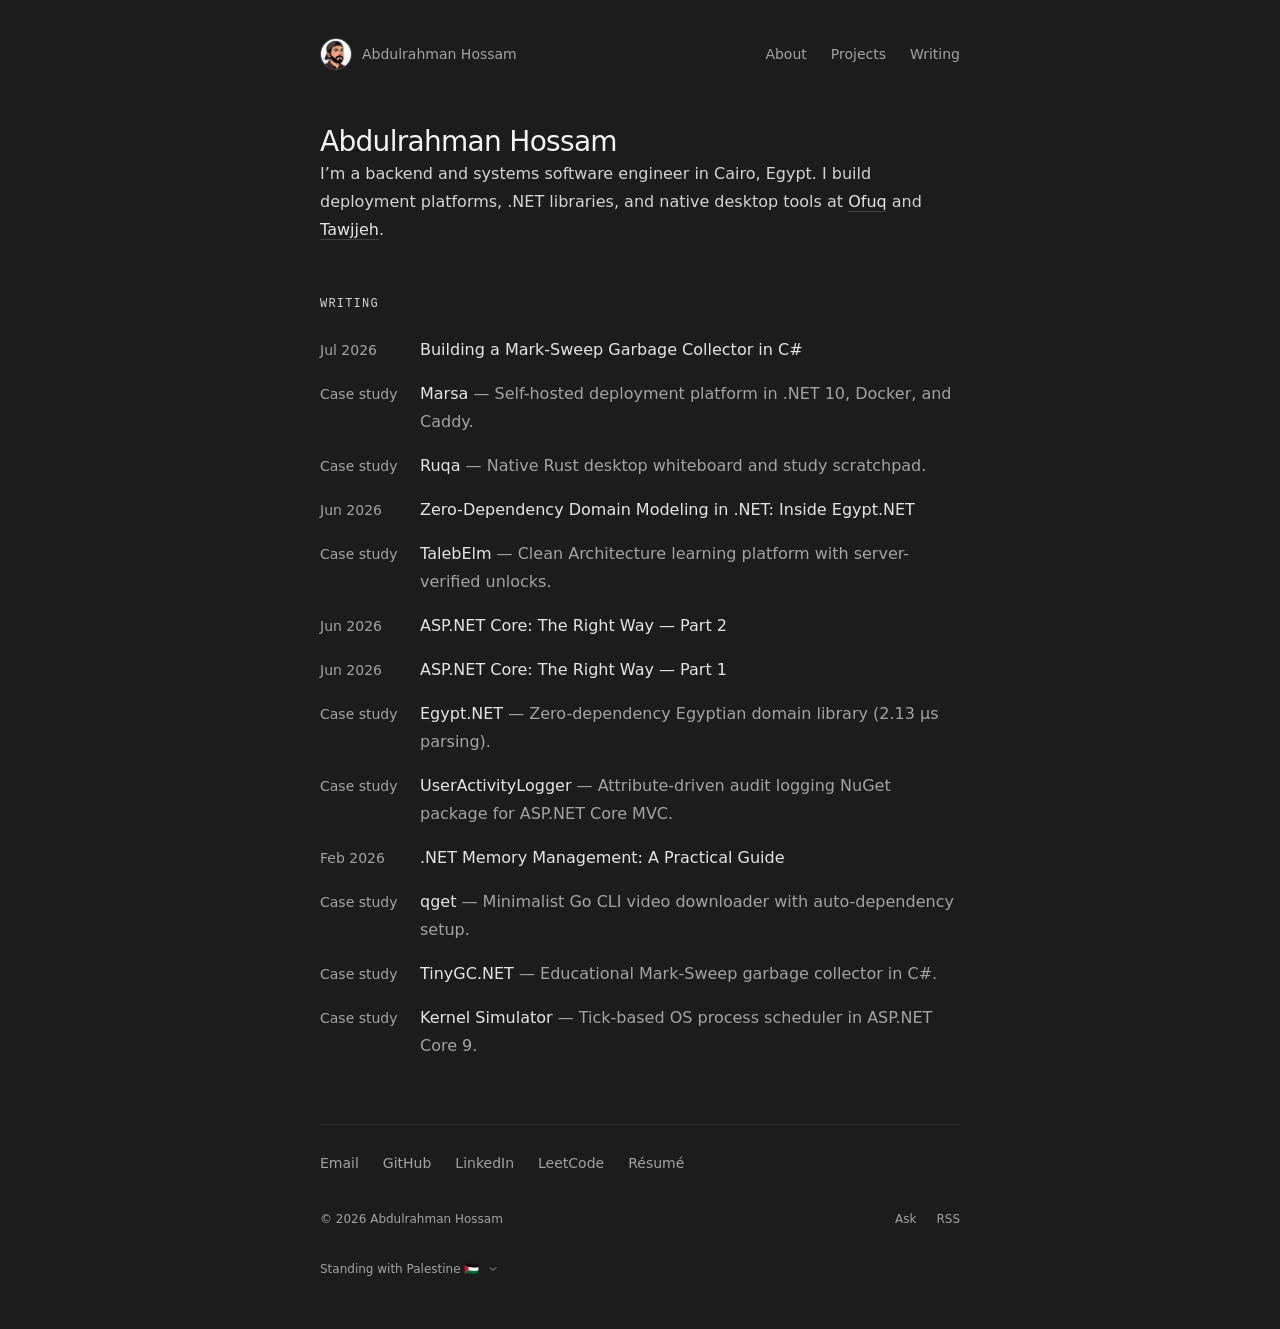
<file: index.html>
<!DOCTYPE html>
<html lang="en">

<head>
    <meta charset="UTF-8">
    <meta name="viewport" content="width=device-width, initial-scale=1.0">
    <!-- TODO(security): GitHub Pages static hosting does not support custom HTTP headers (X-Frame-Options / frame-ancestors); enforced meta CSP for script-src/object-src/base-uri. -->
    <meta http-equiv="Content-Security-Policy"
        content="default-src 'self'; script-src 'self'; style-src 'self' https://fonts.googleapis.com; font-src https://fonts.gstatic.com; img-src 'self' data:; object-src 'none'; base-uri 'self'; form-action 'self' mailto:;">
    <meta name="referrer" content="strict-origin-when-cross-origin">
    <meta name="theme-color" content="#1c1c1c">
    <meta name="color-scheme" content="dark">
    <meta name="description"
        content="Abdulrahman Hossam — Backend and systems software engineer in Cairo building deployment platforms, .NET libraries, and native tools.">
    <link rel="icon"
        href="data:image/svg+xml,<svg xmlns='http://www.w3.org/2000/svg' viewBox='0 0 100 100'><rect fill='%231c1c1c' width='100' height='100' rx='16'/><text x='50' y='64' font-family='monospace' font-size='42' font-weight='600' fill='%23f5f5f5' text-anchor='middle'>AH</text></svg>"
        type="image/svg+xml">
    <link rel="alternate" type="application/rss+xml" title="Abdulrahman Hossam — Writing" href="rss.xml">
    <title>Abdulrahman Hossam | Backend and Systems Software Engineer</title>

    <link rel="preconnect" href="https://fonts.googleapis.com">
    <link rel="preconnect" href="https://fonts.gstatic.com" crossorigin>
    <link rel="stylesheet"
        href="https://fonts.googleapis.com/css2?family=Geist:wght@400;500;600&family=Geist+Mono:wght@400;500&display=swap">
    <link rel="stylesheet" href="css/style.css">
</head>

<body>
    <a href="#main-content" class="skip-link">Skip to content</a>

    <div class="site-shell">
        <header class="site-header">
            <a href="index.html" class="brand-link" aria-label="Abdulrahman Hossam, home">
                <img src="images/avatar.jpg" alt="" width="32" height="32" class="brand-avatar">
                <span class="brand-handle">Abdulrahman Hossam</span>
            </a>
            <nav class="site-nav" aria-label="Main navigation">
                <a href="about.html" class="nav-item">About</a>
                <a href="projects.html" class="nav-item">Projects</a>
                <a href="blog.html" class="nav-item">Writing</a>
            </nav>
        </header>

        <main id="main-content" class="stack-lg">
            <section aria-labelledby="intro-heading">
                <h1 id="intro-heading" class="home-title">Abdulrahman Hossam</h1>
                <p class="lead-copy" style="margin-top: 1rem;">
                    I’m a backend and systems software engineer in Cairo, Egypt. I build deployment platforms,
                    .NET libraries, and native desktop tools at
                    <a href="https://github.com/ofuqq" target="_blank" rel="noopener noreferrer"
                        class="inline-link">Ofuq</a>
                    and
                    <a href="https://github.com/Tawjjeh" target="_blank" rel="noopener noreferrer"
                        class="inline-link">Tawjjeh</a>.
                </p>
            </section>

            <section id="writing" aria-labelledby="writing-heading">
                <h2 id="writing-heading" class="section-heading" style="text-transform: none; letter-spacing: 0; font-family: var(--font-sans); font-size: 1rem; font-weight: 500; color: var(--text-strong);">Writing</h2>
                <ul id="home-feed-list" class="feed-list"></ul>
            </section>
        </main>

        <footer class="site-footer">
            <nav id="connect" class="footer-links" aria-label="Contact links">
                <a href="mailto:ahossam.tech@gmail.com" class="text-link">Email</a>
                <a href="https://github.com/abdulrahmanhossam" target="_blank" rel="noopener noreferrer"
                    class="text-link">GitHub</a>
                <a href="https://www.linkedin.com/in/abdulrahman-hossam-0ba758285/" target="_blank"
                    rel="noopener noreferrer" class="text-link">LinkedIn</a>
                <a href="https://leetcode.com/u/abdulrhman7ossam2002/" target="_blank" rel="noopener noreferrer"
                    class="text-link">LeetCode</a>
                <a href="pdfs/Abdulrahman_Hossam_CV.pdf" target="_blank" rel="noopener noreferrer"
                    class="text-link">Résumé</a>
            </nav>
            <div class="footer-bottom">
                <p class="footer-copy">© 2026 Abdulrahman Hossam</p>
                <nav class="footer-more" aria-label="More links">
                    <a href="ask.html" class="text-link">Ask</a>
                    <a href="rss.xml" class="text-link" aria-label="Subscribe via RSS">RSS</a>
                </nav>
            </div>
            <details class="palestine-details">
                <summary class="palestine-summary">
                    <span>Standing with Palestine 🇵🇸</span>
                    <svg class="palestine-chevron" viewBox="0 0 24 24" fill="none" stroke="currentColor"
                        stroke-width="2" stroke-linecap="round" stroke-linejoin="round" aria-hidden="true">
                        <path d="m6 9 6 6 6-6"></path>
                    </svg>
                </summary>
                <div class="palestine-body">
                    <p style="color: var(--text);">Supporting justice, human rights, and the dignity of all people.</p>
                    <p>Technology should empower communities and promote peace worldwide.</p>
                </div>
            </details>
        </footer>
    </div>

    <script src="js/data.js"></script>
    <script src="js/diagrams.js"></script>
    <script src="js/site.js"></script>
</body>

</html>
</file>
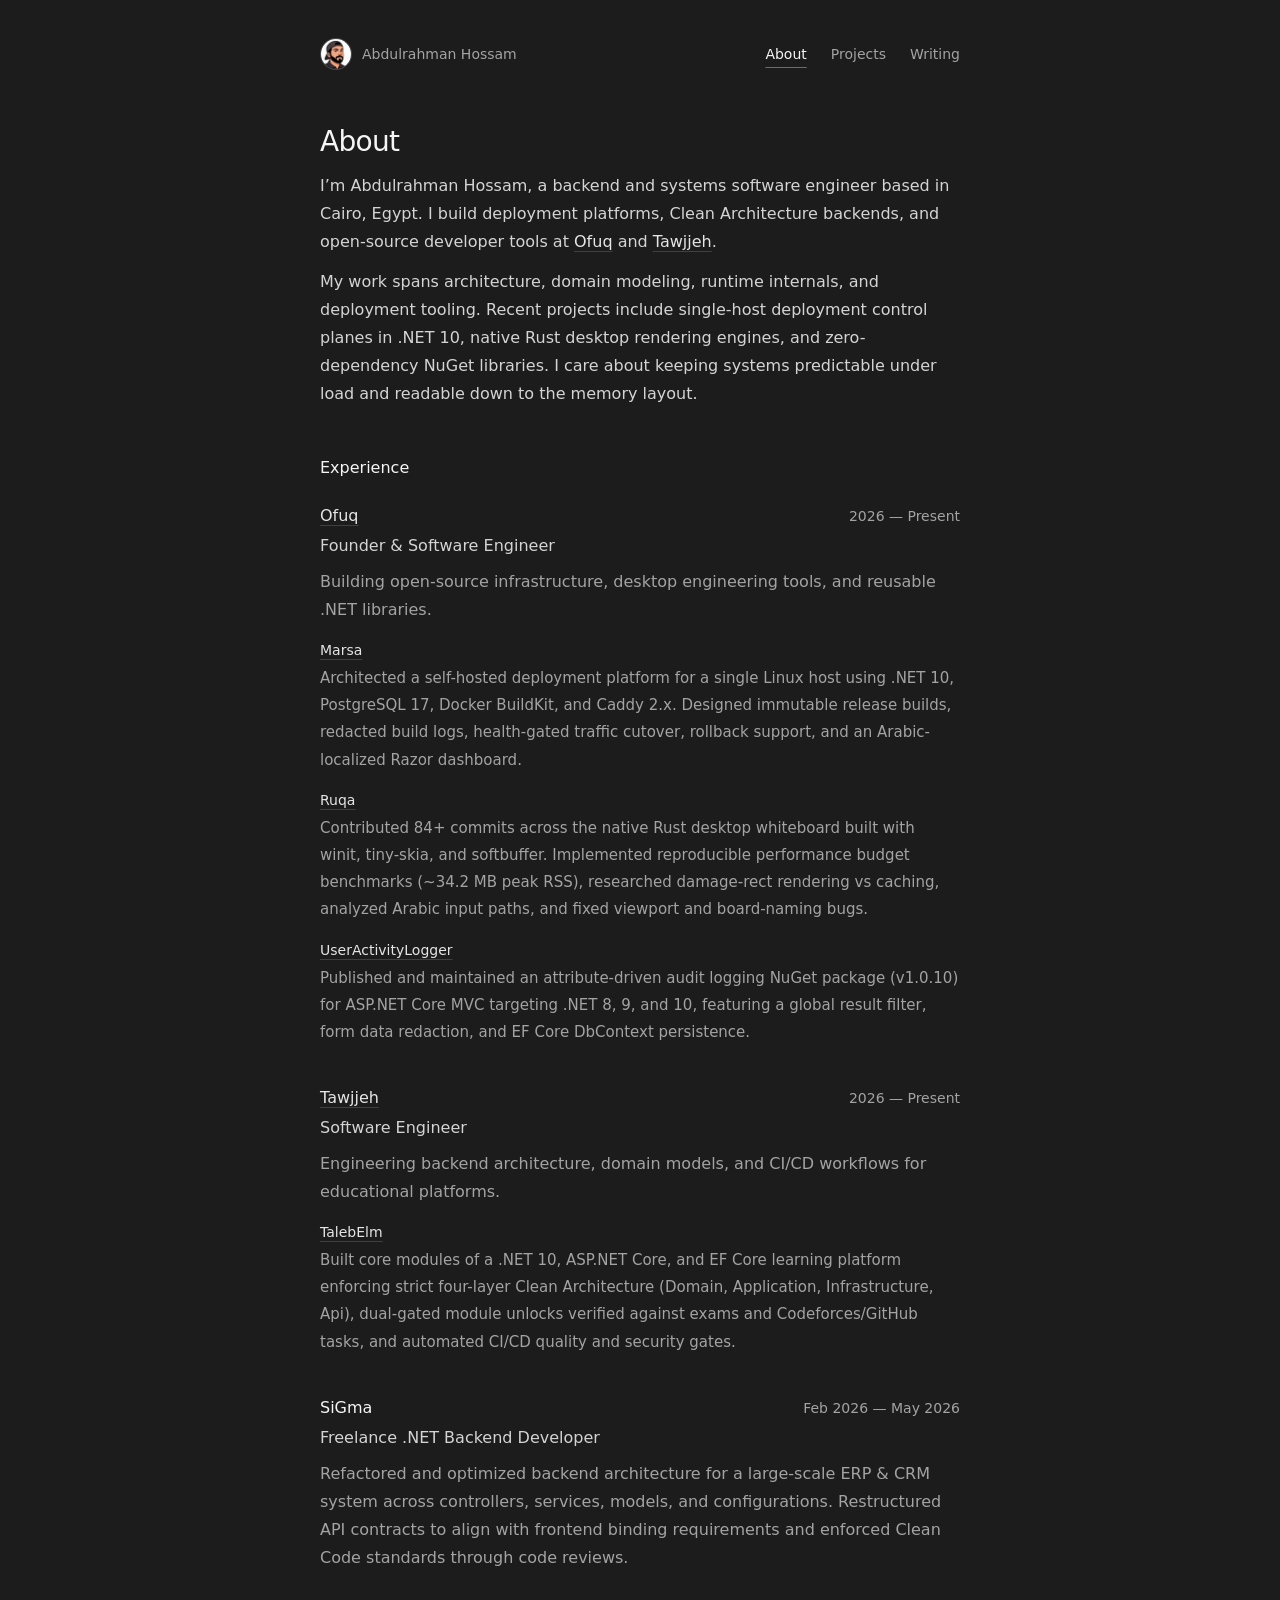
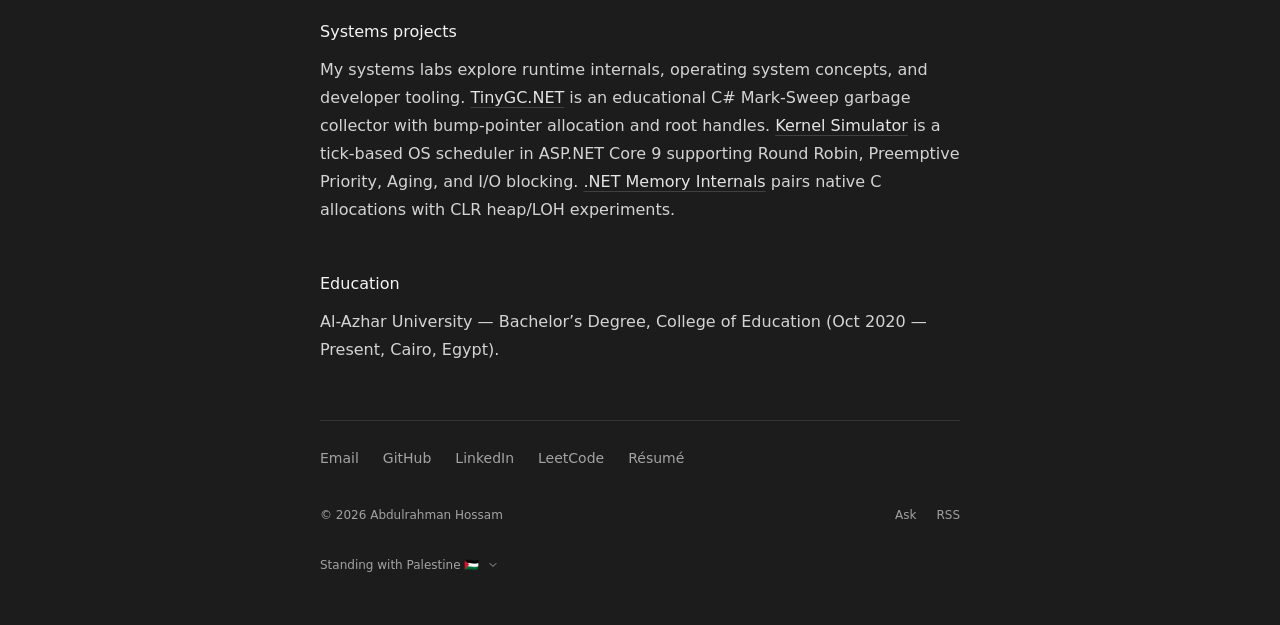
<file: about.html>
<!DOCTYPE html>
<html lang="en">

<head>
    <meta charset="UTF-8">
    <meta name="viewport" content="width=device-width, initial-scale=1.0">
    <!-- TODO(security): GitHub Pages static hosting does not support custom HTTP headers (X-Frame-Options / frame-ancestors); enforced meta CSP for script-src/object-src/base-uri. -->
    <meta http-equiv="Content-Security-Policy"
        content="default-src 'self'; script-src 'self'; style-src 'self' https://fonts.googleapis.com; font-src https://fonts.gstatic.com; img-src 'self' data:; object-src 'none'; base-uri 'self'; form-action 'self' mailto:;">
    <meta name="referrer" content="strict-origin-when-cross-origin">
    <meta name="theme-color" content="#1c1c1c">
    <meta name="color-scheme" content="dark">
    <meta name="description"
        content="About Abdulrahman Hossam — experience across Ofuq, Tawjjeh, SiGma, open-source .NET libraries, and systems projects.">
    <link rel="icon"
        href="data:image/svg+xml,<svg xmlns='http://www.w3.org/2000/svg' viewBox='0 0 100 100'><rect fill='%231c1c1c' width='100' height='100' rx='16'/><text x='50' y='64' font-family='monospace' font-size='42' font-weight='600' fill='%23f5f5f5' text-anchor='middle'>AH</text></svg>"
        type="image/svg+xml">
    <title>About — Abdulrahman Hossam</title>

    <link rel="preconnect" href="https://fonts.googleapis.com">
    <link rel="preconnect" href="https://fonts.gstatic.com" crossorigin>
    <link rel="stylesheet"
        href="https://fonts.googleapis.com/css2?family=Geist:wght@400;500;600&family=Geist+Mono:wght@400;500&display=swap">
    <link rel="stylesheet" href="css/style.css">
</head>

<body>
    <a href="#main-content" class="skip-link">Skip to content</a>

    <div class="site-shell">
        <header class="site-header">
            <a href="index.html" class="brand-link" aria-label="Abdulrahman Hossam, home">
                <img src="images/avatar.jpg" alt="" width="32" height="32" class="brand-avatar">
                <span class="brand-handle">Abdulrahman Hossam</span>
            </a>
            <nav class="site-nav" aria-label="Main navigation">
                <a href="about.html" class="nav-item is-active" aria-current="page">About</a>
                <a href="projects.html" class="nav-item">Projects</a>
                <a href="blog.html" class="nav-item">Writing</a>
            </nav>
        </header>

        <main id="main-content" class="stack-lg">
            <section aria-labelledby="about-heading" class="stack-sm">
                <h1 id="about-heading" class="home-title">About</h1>
                <p class="lead-copy">
                    I’m Abdulrahman Hossam, a backend and systems software engineer based in Cairo, Egypt. I build
                    deployment platforms, Clean Architecture backends, and open-source developer tools at
                    <a href="https://github.com/ofuqq" target="_blank" rel="noopener noreferrer"
                        class="inline-link">Ofuq</a>
                    and
                    <a href="https://github.com/Tawjjeh" target="_blank" rel="noopener noreferrer"
                        class="inline-link">Tawjjeh</a>.
                </p>
                <p class="lead-copy" style="color: var(--text-muted);">
                    My work spans architecture, domain modeling, runtime internals, and deployment tooling. Recent
                    projects include single-host deployment control planes in .NET 10, native Rust desktop rendering
                    engines, and zero-dependency NuGet libraries. I care about keeping systems predictable under load
                    and readable down to the memory layout.
                </p>
            </section>

            <section aria-labelledby="experience-heading">
                <h2 id="experience-heading" class="section-subheading">Experience</h2>
                <ul class="experience-list">
                    <li class="experience-item">
                        <div class="experience-header">
                            <h3 class="experience-org">
                                <a href="https://github.com/ofuqq" target="_blank" rel="noopener noreferrer"
                                    class="inline-link">Ofuq</a>
                            </h3>
                            <p class="experience-date tabular-nums">2026 — Present</p>
                        </div>
                        <p class="experience-role">Founder &amp; Software Engineer</p>
                        <p class="experience-summary">
                            Building open-source infrastructure, desktop engineering tools, and reusable .NET libraries.
                        </p>
                        <dl class="subproject-list">
                            <div>
                                <dt>
                                    <a href="project.html?slug=marsa" class="inline-link">Marsa</a>
                                </dt>
                                <dd>
                                    Architected a self-hosted deployment platform for a single Linux host using .NET 10,
                                    PostgreSQL 17, Docker BuildKit, and Caddy 2.x. Designed immutable release builds,
                                    redacted build logs, health-gated traffic cutover, rollback support, and an
                                    Arabic-localized Razor dashboard.
                                </dd>
                            </div>
                            <div>
                                <dt>
                                    <a href="project.html?slug=ruqa" class="inline-link">Ruqa</a>
                                </dt>
                                <dd>
                                    Contributed 84+ commits across the native Rust desktop whiteboard built with winit,
                                    tiny-skia, and softbuffer. Implemented reproducible performance budget benchmarks
                                    (~34.2 MB peak RSS), researched damage-rect rendering vs caching, analyzed Arabic
                                    input paths, and fixed viewport and board-naming bugs.
                                </dd>
                            </div>
                            <div>
                                <dt>
                                    <a href="project.html?slug=user-activity-logger"
                                        class="inline-link">UserActivityLogger</a>
                                </dt>
                                <dd>
                                    Published and maintained an attribute-driven audit logging NuGet package (v1.0.10)
                                    for ASP.NET Core MVC targeting .NET 8, 9, and 10, featuring a global result filter,
                                    form data redaction, and EF Core DbContext persistence.
                                </dd>
                            </div>
                        </dl>
                    </li>

                    <li class="experience-item">
                        <div class="experience-header">
                            <h3 class="experience-org">
                                <a href="https://github.com/Tawjjeh" target="_blank" rel="noopener noreferrer"
                                    class="inline-link">Tawjjeh</a>
                            </h3>
                            <p class="experience-date tabular-nums">2026 — Present</p>
                        </div>
                        <p class="experience-role">Software Engineer</p>
                        <p class="experience-summary">
                            Engineering backend architecture, domain models, and CI/CD workflows for educational
                            platforms.
                        </p>
                        <dl class="subproject-list">
                            <div>
                                <dt>
                                    <a href="project.html?slug=talebelm" class="inline-link">TalebElm</a>
                                </dt>
                                <dd>
                                    Built core modules of a .NET 10, ASP.NET Core, and EF Core learning platform
                                    enforcing strict four-layer Clean Architecture (Domain, Application, Infrastructure,
                                    Api), dual-gated module unlocks verified against exams and Codeforces/GitHub tasks,
                                    and automated CI/CD quality and security gates.
                                </dd>
                            </div>
                        </dl>
                    </li>

                    <li class="experience-item">
                        <div class="experience-header">
                            <h3 class="experience-org">SiGma</h3>
                            <p class="experience-date tabular-nums">Feb 2026 — May 2026</p>
                        </div>
                        <p class="experience-role">Freelance .NET Backend Developer</p>
                        <p class="experience-summary">
                            Refactored and optimized backend architecture for a large-scale ERP &amp; CRM system across
                            controllers, services, models, and configurations. Restructured API contracts to align with
                            frontend binding requirements and enforced Clean Code standards through code reviews.
                        </p>
                    </li>
                </ul>
            </section>

            <section aria-labelledby="systems-heading" class="stack-sm">
                <h2 id="systems-heading" class="section-subheading">Systems projects</h2>
                <p class="lead-copy" style="color: var(--text-muted);">
                    My systems labs explore runtime internals, operating system concepts, and developer tooling.
                    <a href="project.html?slug=tinygc" class="inline-link">TinyGC.NET</a> is an educational C#
                    Mark-Sweep garbage collector with bump-pointer allocation and root handles.
                    <a href="project.html?slug=kernel-simulator" class="inline-link">Kernel Simulator</a> is a
                    tick-based OS scheduler in ASP.NET Core 9 supporting Round Robin, Preemptive Priority, Aging, and
                    I/O blocking.
                    <a href="https://github.com/abdulrahmanhossam/dotnet-memory-internals" target="_blank"
                        rel="noopener noreferrer" class="inline-link">.NET Memory Internals</a> pairs native C
                    allocations with CLR heap/LOH experiments.
                </p>
            </section>

            <section aria-labelledby="education-heading" class="stack-sm">
                <h2 id="education-heading" class="section-subheading">Education</h2>
                <p class="lead-copy" style="color: var(--text-muted);">
                    Al-Azhar University — Bachelor’s Degree, College of Education (Oct 2020 — Present, Cairo, Egypt).
                </p>
            </section>
        </main>

        <footer class="site-footer">
            <nav id="connect" class="footer-links" aria-label="Contact links">
                <a href="mailto:ahossam.tech@gmail.com" class="text-link">Email</a>
                <a href="https://github.com/abdulrahmanhossam" target="_blank" rel="noopener noreferrer"
                    class="text-link">GitHub</a>
                <a href="https://www.linkedin.com/in/abdulrahman-hossam-0ba758285/" target="_blank"
                    rel="noopener noreferrer" class="text-link">LinkedIn</a>
                <a href="https://leetcode.com/u/abdulrhman7ossam2002/" target="_blank" rel="noopener noreferrer"
                    class="text-link">LeetCode</a>
                <a href="pdfs/Abdulrahman_Hossam_CV.pdf" target="_blank" rel="noopener noreferrer"
                    class="text-link">Résumé</a>
            </nav>
            <div class="footer-bottom">
                <p class="footer-copy">© 2026 Abdulrahman Hossam</p>
                <nav class="footer-more" aria-label="More links">
                    <a href="ask.html" class="text-link">Ask</a>
                    <a href="rss.xml" class="text-link" aria-label="Subscribe via RSS">RSS</a>
                </nav>
            </div>
            <details class="palestine-details">
                <summary class="palestine-summary">
                    <span>Standing with Palestine 🇵🇸</span>
                    <svg class="palestine-chevron" viewBox="0 0 24 24" fill="none" stroke="currentColor"
                        stroke-width="2" stroke-linecap="round" stroke-linejoin="round" aria-hidden="true">
                        <path d="m6 9 6 6 6-6"></path>
                    </svg>
                </summary>
                <div class="palestine-body">
                    <p style="color: var(--text);">Supporting justice, human rights, and the dignity of all people.</p>
                    <p>Technology should empower communities and promote peace worldwide.</p>
                </div>
            </details>
        </footer>
    </div>

    <script src="js/data.js"></script>
    <script src="js/site.js"></script>
</body>

</html>
</file>
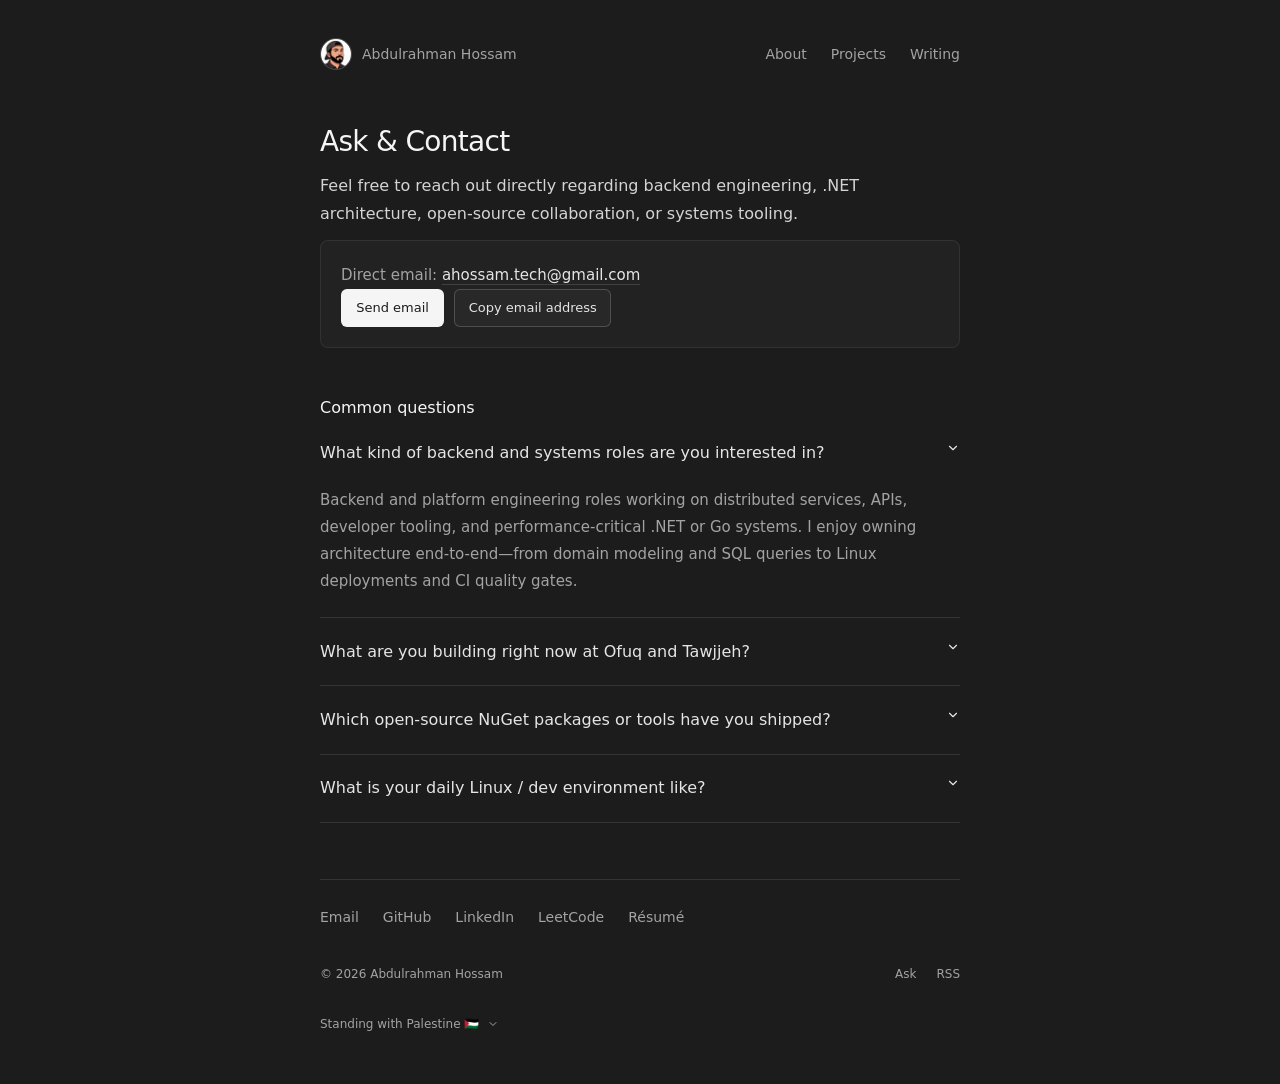
<file: ask.html>
<!DOCTYPE html>
<html lang="en">

<head>
    <meta charset="UTF-8">
    <meta name="viewport" content="width=device-width, initial-scale=1.0">
    <!-- TODO(security): GitHub Pages static hosting does not support custom HTTP headers (X-Frame-Options / frame-ancestors); enforced meta CSP for script-src/object-src/base-uri. -->
    <meta http-equiv="Content-Security-Policy"
        content="default-src 'self'; script-src 'self'; style-src 'self' https://fonts.googleapis.com; font-src https://fonts.gstatic.com; img-src 'self' data:; object-src 'none'; base-uri 'self'; form-action 'self' mailto:;">
    <meta name="referrer" content="strict-origin-when-cross-origin">
    <meta name="theme-color" content="#1c1c1c">
    <meta name="color-scheme" content="dark">
    <meta name="description" content="Questions, contact details, and engineering notes from Abdulrahman Hossam.">
    <link rel="icon"
        href="data:image/svg+xml,<svg xmlns='http://www.w3.org/2000/svg' viewBox='0 0 100 100'><rect fill='%231c1c1c' width='100' height='100' rx='16'/><text x='50' y='64' font-family='monospace' font-size='42' font-weight='600' fill='%23f5f5f5' text-anchor='middle'>AH</text></svg>"
        type="image/svg+xml">
    <title>Ask — Abdulrahman Hossam</title>

    <link rel="preconnect" href="https://fonts.googleapis.com">
    <link rel="preconnect" href="https://fonts.gstatic.com" crossorigin>
    <link rel="stylesheet"
        href="https://fonts.googleapis.com/css2?family=Geist:wght@400;500;600&family=Geist+Mono:wght@400;500&display=swap">
    <link rel="stylesheet" href="css/style.css">
</head>

<body>
    <a href="#main-content" class="skip-link">Skip to content</a>

    <div class="site-shell">
        <header class="site-header">
            <a href="index.html" class="brand-link" aria-label="Abdulrahman Hossam, home">
                <img src="images/avatar.jpg" alt="" width="32" height="32" class="brand-avatar">
                <span class="brand-handle">Abdulrahman Hossam</span>
            </a>
            <nav class="site-nav" aria-label="Main navigation">
                <a href="about.html" class="nav-item">About</a>
                <a href="projects.html" class="nav-item">Projects</a>
                <a href="blog.html" class="nav-item">Writing</a>
            </nav>
        </header>

        <main id="main-content" class="stack-lg">
            <section aria-labelledby="ask-heading" class="stack-sm">
                <h1 id="ask-heading" class="home-title">Ask &amp; Contact</h1>
                <p class="lead-copy" style="color: var(--text-muted);">
                    Feel free to reach out directly regarding backend engineering, .NET architecture, open-source
                    collaboration, or systems tooling.
                </p>

                <div class="ask-card" style="margin-top: 1.25rem;">
                    <p class="body-copy" style="color: var(--text);">
                        Direct email: <a href="mailto:ahossam.tech@gmail.com"
                            class="inline-link">ahossam.tech@gmail.com</a>
                    </p>
                    <div class="demo-controls" style="margin-top: 0.9rem;">
                        <a href="mailto:ahossam.tech@gmail.com?subject=Hello%20Abdulrahman" class="btn-primary">Send
                            email</a>
                        <button type="button" id="copy-email-btn" class="btn-secondary">Copy email address</button>
                    </div>
                </div>
            </section>

            <section aria-labelledby="faq-heading">
                <h2 id="faq-heading" class="section-subheading" style="margin-bottom: 0.5rem;">Common questions</h2>
                <div id="faq-list"></div>
            </section>
        </main>

        <footer class="site-footer">
            <nav id="connect" class="footer-links" aria-label="Contact links">
                <a href="mailto:ahossam.tech@gmail.com" class="text-link">Email</a>
                <a href="https://github.com/abdulrahmanhossam" target="_blank" rel="noopener noreferrer"
                    class="text-link">GitHub</a>
                <a href="https://www.linkedin.com/in/abdulrahman-hossam-0ba758285/" target="_blank"
                    rel="noopener noreferrer" class="text-link">LinkedIn</a>
                <a href="https://leetcode.com/u/abdulrhman7ossam2002/" target="_blank" rel="noopener noreferrer"
                    class="text-link">LeetCode</a>
                <a href="pdfs/Abdulrahman_Hossam_CV.pdf" target="_blank" rel="noopener noreferrer"
                    class="text-link">Résumé</a>
            </nav>
            <div class="footer-bottom">
                <p class="footer-copy">© 2026 Abdulrahman Hossam</p>
                <nav class="footer-more" aria-label="More links">
                    <a href="ask.html" class="text-link">Ask</a>
                    <a href="rss.xml" class="text-link" aria-label="Subscribe via RSS">RSS</a>
                </nav>
            </div>
            <details class="palestine-details">
                <summary class="palestine-summary">
                    <span>Standing with Palestine 🇵🇸</span>
                    <svg class="palestine-chevron" viewBox="0 0 24 24" fill="none" stroke="currentColor"
                        stroke-width="2" stroke-linecap="round" stroke-linejoin="round" aria-hidden="true">
                        <path d="m6 9 6 6 6-6"></path>
                    </svg>
                </summary>
                <div class="palestine-body">
                    <p style="color: var(--text);">Supporting justice, human rights, and the dignity of all people.</p>
                    <p>Technology should empower communities and promote peace worldwide.</p>
                </div>
            </details>
        </footer>
    </div>

    <script src="js/data.js"></script>
    <script src="js/site.js"></script>
</body>

</html>
</file>
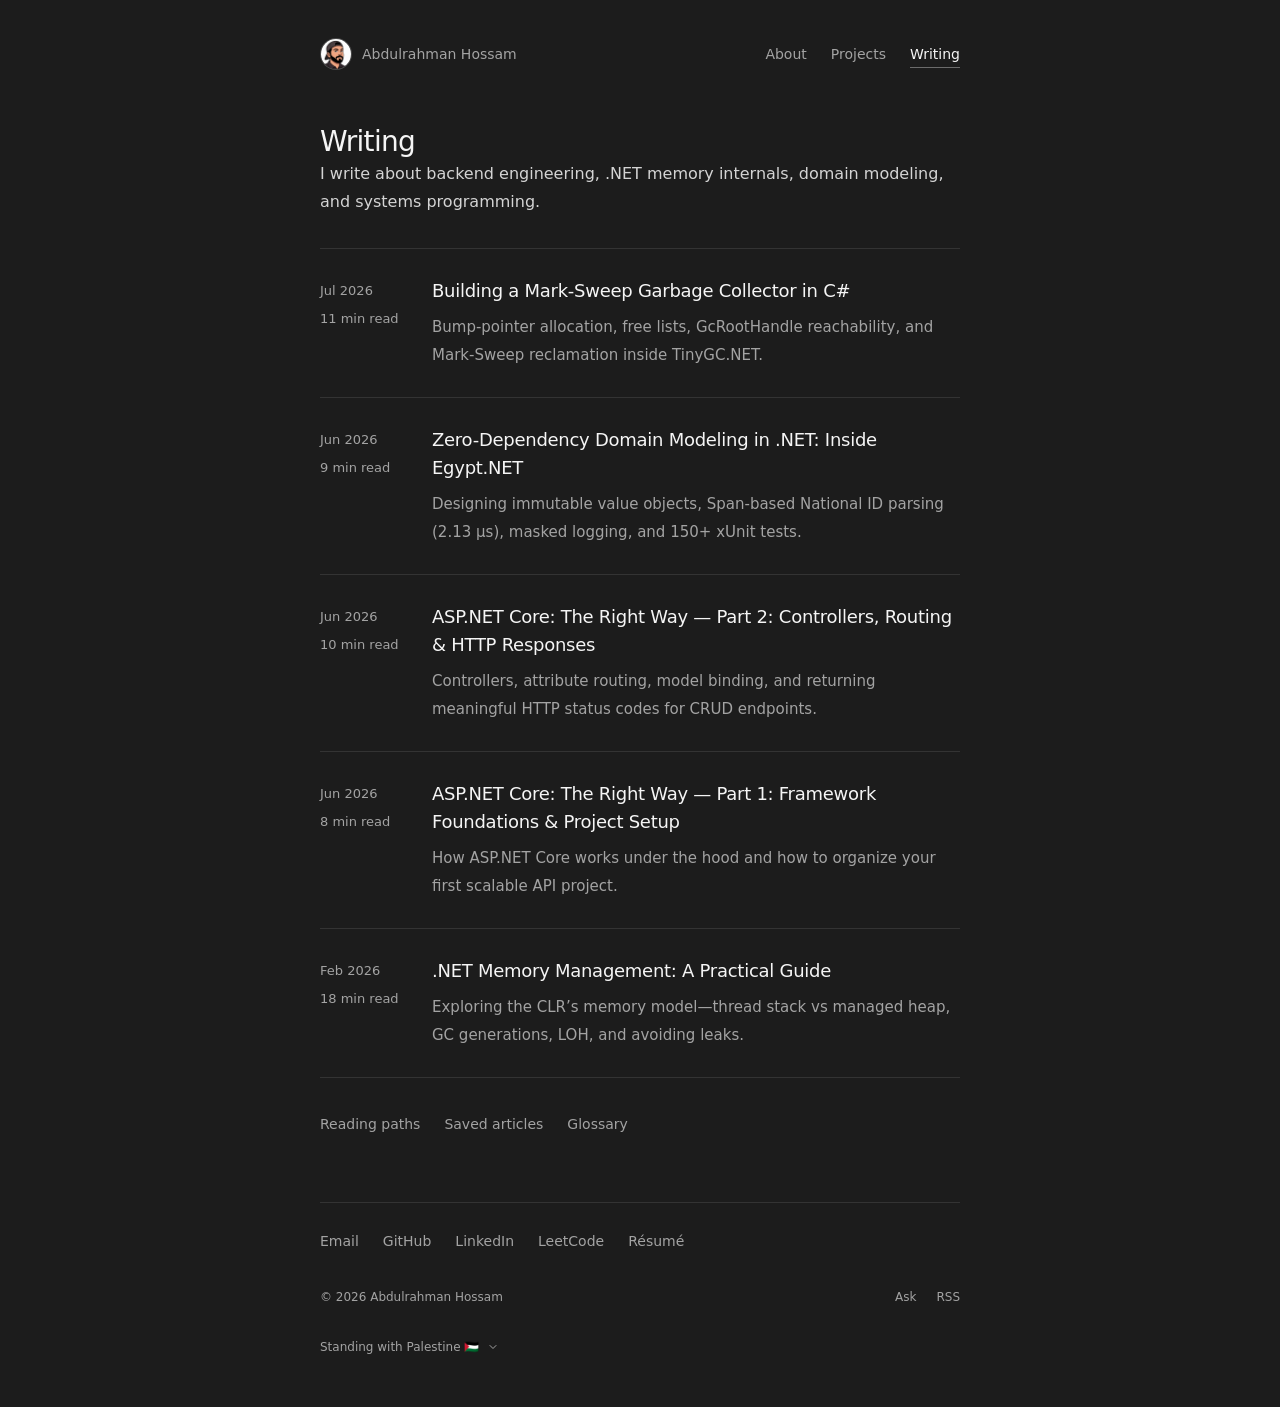
<file: blog.html>
<!DOCTYPE html>
<html lang="en">

<head>
    <meta charset="UTF-8">
    <meta name="viewport" content="width=device-width, initial-scale=1.0">
    <!-- TODO(security): GitHub Pages static hosting does not support custom HTTP headers (X-Frame-Options / frame-ancestors); enforced meta CSP for script-src/object-src/base-uri. -->
    <meta http-equiv="Content-Security-Policy"
        content="default-src 'self'; script-src 'self'; style-src 'self' https://fonts.googleapis.com; font-src https://fonts.gstatic.com; img-src 'self' data:; object-src 'none'; base-uri 'self'; form-action 'self' mailto:;">
    <meta name="referrer" content="strict-origin-when-cross-origin">
    <meta name="theme-color" content="#1c1c1c">
    <meta name="color-scheme" content="dark">
    <meta name="description"
        content="Technical writing by Abdulrahman Hossam on .NET internals, Clean Architecture, garbage collection, and backend systems.">
    <link rel="icon"
        href="data:image/svg+xml,<svg xmlns='http://www.w3.org/2000/svg' viewBox='0 0 100 100'><rect fill='%231c1c1c' width='100' height='100' rx='16'/><text x='50' y='64' font-family='monospace' font-size='42' font-weight='600' fill='%23f5f5f5' text-anchor='middle'>AH</text></svg>"
        type="image/svg+xml">
    <link rel="alternate" type="application/rss+xml" title="Abdulrahman Hossam — Writing" href="rss.xml">
    <title>Writing — Abdulrahman Hossam</title>

    <link rel="preconnect" href="https://fonts.googleapis.com">
    <link rel="preconnect" href="https://fonts.gstatic.com" crossorigin>
    <link rel="stylesheet"
        href="https://fonts.googleapis.com/css2?family=Geist:wght@400;500;600&family=Geist+Mono:wght@400;500&display=swap">
    <link rel="stylesheet" href="css/style.css">
</head>

<body>
    <a href="#main-content" class="skip-link">Skip to content</a>

    <div class="site-shell">
        <header class="site-header">
            <a href="index.html" class="brand-link" aria-label="Abdulrahman Hossam, home">
                <img src="images/avatar.jpg" alt="" width="32" height="32" class="brand-avatar">
                <span class="brand-handle">Abdulrahman Hossam</span>
            </a>
            <nav class="site-nav" aria-label="Main navigation">
                <a href="about.html" class="nav-item">About</a>
                <a href="projects.html" class="nav-item">Projects</a>
                <a href="blog.html" class="nav-item is-active" aria-current="page">Writing</a>
            </nav>
        </header>

        <main id="main-content" aria-labelledby="writing-title">
            <h1 id="writing-title" class="home-title">Writing</h1>
            <p class="lead-copy" style="margin-top: 1rem;">
                I write about backend engineering, .NET memory internals, domain modeling, and systems programming.
            </p>

            <ol id="blog-articles-list" class="articles-list" aria-label="Articles"></ol>

            <div class="utility-links">
                <button type="button" id="open-reading-paths" class="text-link">Reading paths</button>
                <button type="button" id="open-saved-articles" class="text-link">Saved articles</button>
                <button type="button" id="open-glossary" class="text-link">Glossary</button>
            </div>
        </main>

        <dialog id="utility-dialog" class="site-dialog" aria-labelledby="utility-dialog-title">
            <div class="dialog-inner">
                <div class="dialog-header">
                    <h2 id="utility-dialog-title" class="dialog-title">Details</h2>
                    <button type="button" id="utility-dialog-close" class="icon-btn" aria-label="Close dialog">
                        <svg width="18" height="18" viewBox="0 0 24 24" fill="none" stroke="currentColor"
                            stroke-width="2" stroke-linecap="round" stroke-linejoin="round" aria-hidden="true">
                            <path d="M18 6 6 18"></path>
                            <path d="m6 6 12 12"></path>
                        </svg>
                    </button>
                </div>
                <div id="utility-dialog-body" class="dialog-body"></div>
            </div>
        </dialog>

        <footer class="site-footer">
            <nav id="connect" class="footer-links" aria-label="Contact links">
                <a href="mailto:ahossam.tech@gmail.com" class="text-link">Email</a>
                <a href="https://github.com/abdulrahmanhossam" target="_blank" rel="noopener noreferrer"
                    class="text-link">GitHub</a>
                <a href="https://www.linkedin.com/in/abdulrahman-hossam-0ba758285/" target="_blank"
                    rel="noopener noreferrer" class="text-link">LinkedIn</a>
                <a href="https://leetcode.com/u/abdulrhman7ossam2002/" target="_blank" rel="noopener noreferrer"
                    class="text-link">LeetCode</a>
                <a href="pdfs/Abdulrahman_Hossam_CV.pdf" target="_blank" rel="noopener noreferrer"
                    class="text-link">Résumé</a>
            </nav>
            <div class="footer-bottom">
                <p class="footer-copy">© 2026 Abdulrahman Hossam</p>
                <nav class="footer-more" aria-label="More links">
                    <a href="ask.html" class="text-link">Ask</a>
                    <a href="rss.xml" class="text-link" aria-label="Subscribe via RSS">RSS</a>
                </nav>
            </div>
            <details class="palestine-details">
                <summary class="palestine-summary">
                    <span>Standing with Palestine 🇵🇸</span>
                    <svg class="palestine-chevron" viewBox="0 0 24 24" fill="none" stroke="currentColor"
                        stroke-width="2" stroke-linecap="round" stroke-linejoin="round" aria-hidden="true">
                        <path d="m6 9 6 6 6-6"></path>
                    </svg>
                </summary>
                <div class="palestine-body">
                    <p style="color: var(--text);">Supporting justice, human rights, and the dignity of all people.</p>
                    <p>Technology should empower communities and promote peace worldwide.</p>
                </div>
            </details>
        </footer>
    </div>

    <script src="js/data.js"></script>
    <script src="js/site.js"></script>
</body>

</html>
</file>
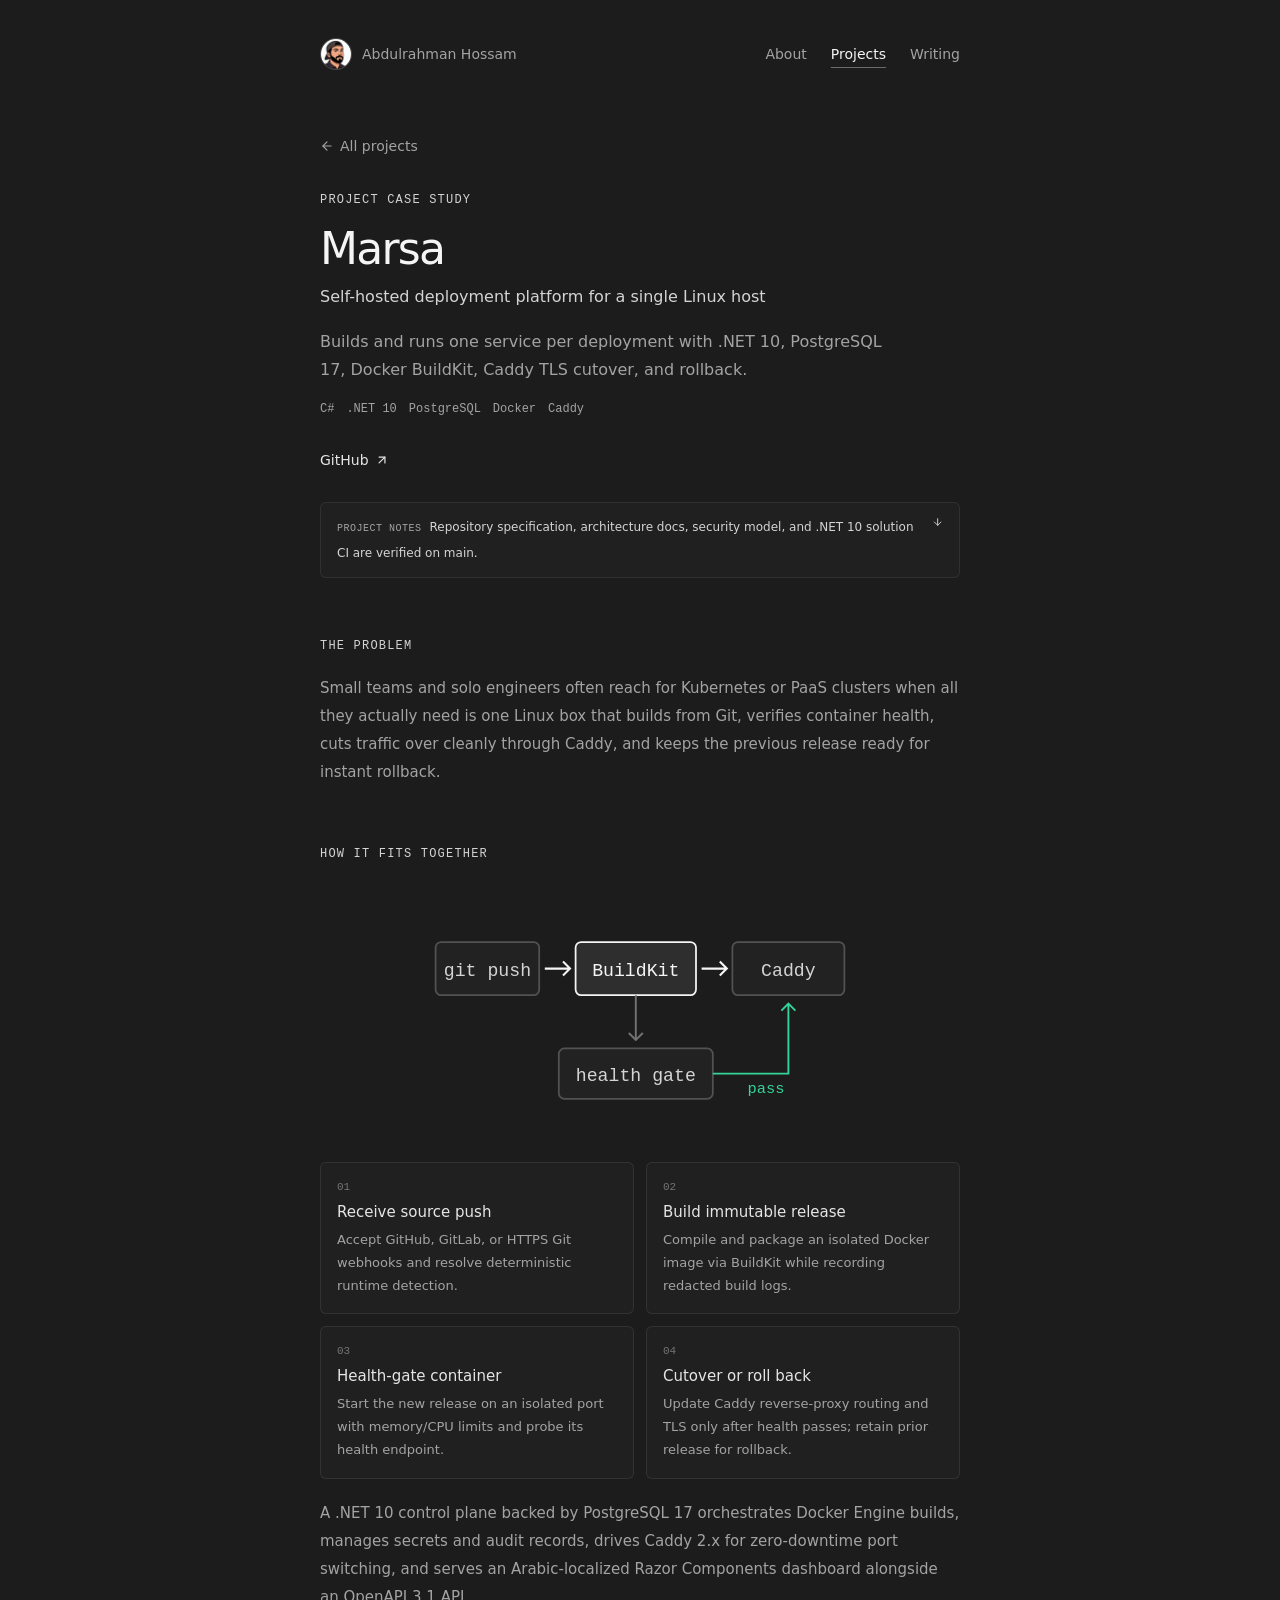
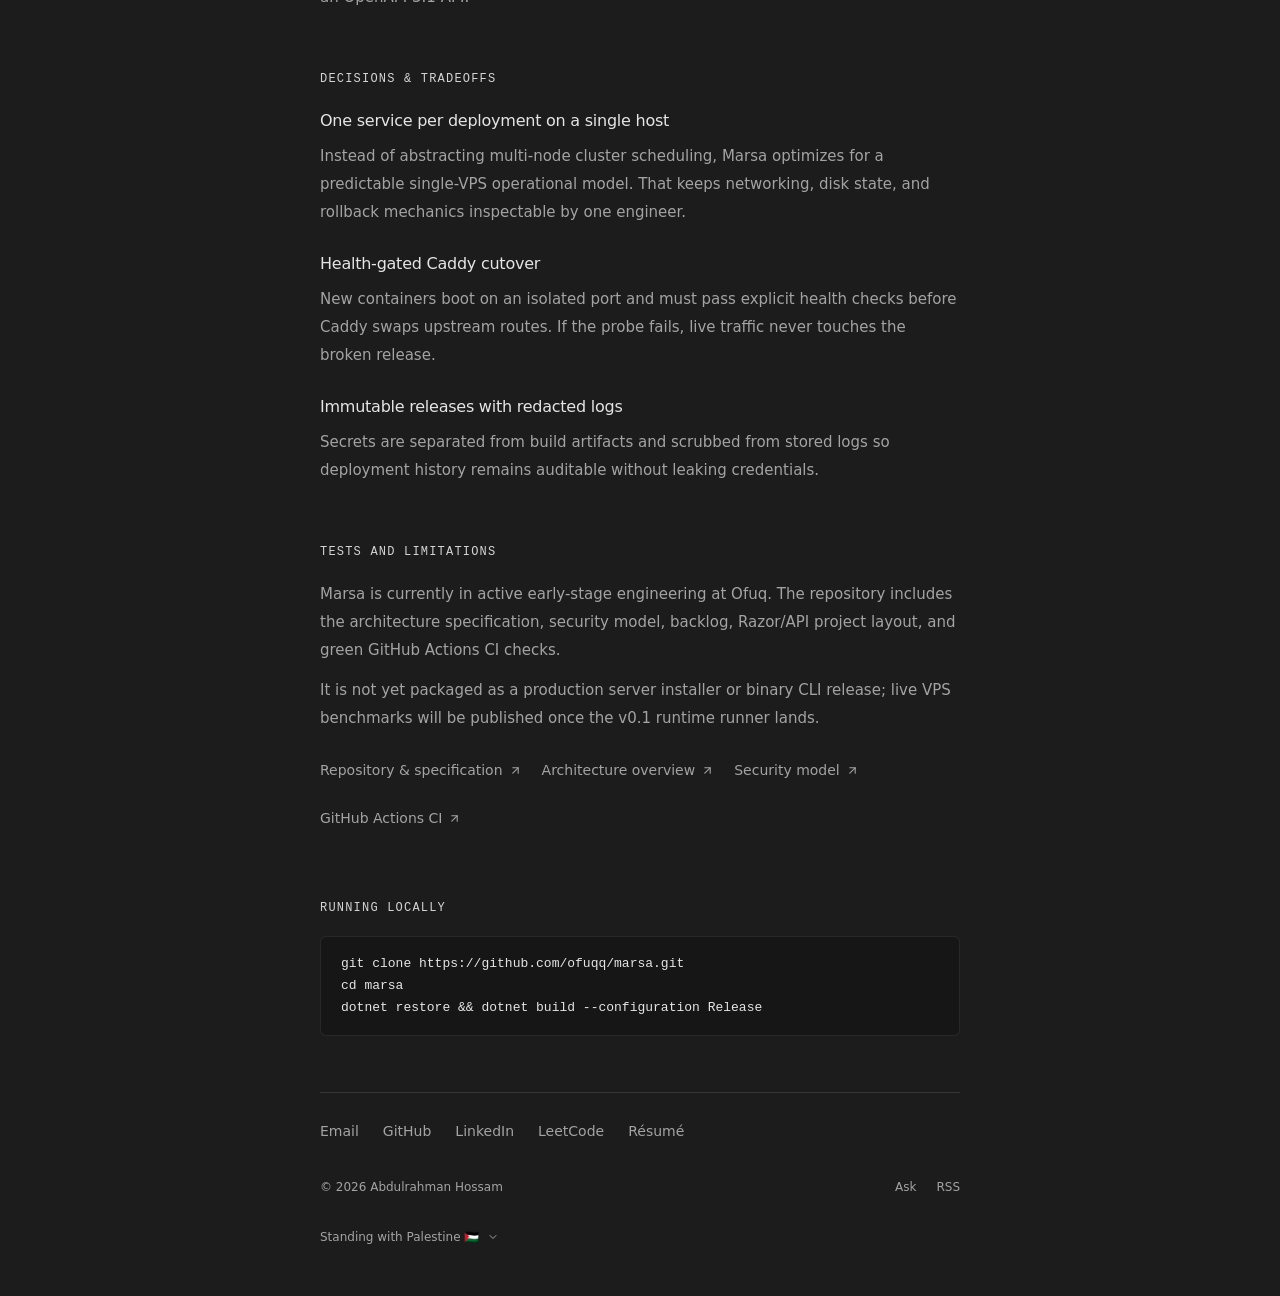
<file: project.html>
<!DOCTYPE html>
<html lang="en">

<head>
    <meta charset="UTF-8">
    <meta name="viewport" content="width=device-width, initial-scale=1.0">
    <!-- TODO(security): GitHub Pages static hosting does not support custom HTTP headers (X-Frame-Options / frame-ancestors); enforced meta CSP for script-src/object-src/base-uri. -->
    <meta http-equiv="Content-Security-Policy"
        content="default-src 'self'; script-src 'self'; style-src 'self' https://fonts.googleapis.com; font-src https://fonts.gstatic.com; img-src 'self' data:; object-src 'none'; base-uri 'self'; form-action 'self' mailto:;">
    <meta name="referrer" content="strict-origin-when-cross-origin">
    <meta name="theme-color" content="#1c1c1c">
    <meta name="color-scheme" content="dark">
    <meta name="description" content="Project case study — architecture, tradeoffs, and verification notes.">
    <link rel="icon"
        href="data:image/svg+xml,<svg xmlns='http://www.w3.org/2000/svg' viewBox='0 0 100 100'><rect fill='%231c1c1c' width='100' height='100' rx='16'/><text x='50' y='64' font-family='monospace' font-size='42' font-weight='600' fill='%23f5f5f5' text-anchor='middle'>AH</text></svg>"
        type="image/svg+xml">
    <title>Case Study — Abdulrahman Hossam</title>

    <link rel="preconnect" href="https://fonts.googleapis.com">
    <link rel="preconnect" href="https://fonts.gstatic.com" crossorigin>
    <link rel="stylesheet"
        href="https://fonts.googleapis.com/css2?family=Geist:wght@400;500;600&family=Geist+Mono:wght@400;500&display=swap">
    <link rel="stylesheet" href="css/style.css">
</head>

<body>
    <a href="#main-content" class="skip-link">Skip to content</a>

    <div class="site-shell">
        <header class="site-header">
            <a href="index.html" class="brand-link" aria-label="Abdulrahman Hossam, home">
                <img src="images/avatar.jpg" alt="" width="32" height="32" class="brand-avatar">
                <span class="brand-handle">Abdulrahman Hossam</span>
            </a>
            <nav class="site-nav" aria-label="Main navigation">
                <a href="about.html" class="nav-item">About</a>
                <a href="projects.html" class="nav-item is-active">Projects</a>
                <a href="blog.html" class="nav-item">Writing</a>
            </nav>
        </header>

        <main id="main-content">
            <div id="case-study-root" class="stack-xl" aria-labelledby="project-title">
                <p class="body-copy">Loading case study…</p>
            </div>
        </main>

        <footer class="site-footer">
            <nav id="connect" class="footer-links" aria-label="Contact links">
                <a href="mailto:ahossam.tech@gmail.com" class="text-link">Email</a>
                <a href="https://github.com/abdulrahmanhossam" target="_blank" rel="noopener noreferrer"
                    class="text-link">GitHub</a>
                <a href="https://www.linkedin.com/in/abdulrahman-hossam-0ba758285/" target="_blank"
                    rel="noopener noreferrer" class="text-link">LinkedIn</a>
                <a href="https://leetcode.com/u/abdulrhman7ossam2002/" target="_blank" rel="noopener noreferrer"
                    class="text-link">LeetCode</a>
                <a href="pdfs/Abdulrahman_Hossam_CV.pdf" target="_blank" rel="noopener noreferrer"
                    class="text-link">Résumé</a>
            </nav>
            <div class="footer-bottom">
                <p class="footer-copy">© 2026 Abdulrahman Hossam</p>
                <nav class="footer-more" aria-label="More links">
                    <a href="ask.html" class="text-link">Ask</a>
                    <a href="rss.xml" class="text-link" aria-label="Subscribe via RSS">RSS</a>
                </nav>
            </div>
            <details class="palestine-details">
                <summary class="palestine-summary">
                    <span>Standing with Palestine 🇵🇸</span>
                    <svg class="palestine-chevron" viewBox="0 0 24 24" fill="none" stroke="currentColor"
                        stroke-width="2" stroke-linecap="round" stroke-linejoin="round" aria-hidden="true">
                        <path d="m6 9 6 6 6-6"></path>
                    </svg>
                </summary>
                <div class="palestine-body">
                    <p style="color: var(--text);">Supporting justice, human rights, and the dignity of all people.</p>
                    <p>Technology should empower communities and promote peace worldwide.</p>
                </div>
            </details>
        </footer>
    </div>

    <script src="js/data.js"></script>
    <script src="js/diagrams.js"></script>
    <script src="js/demos.js"></script>
    <script src="js/site.js"></script>
</body>

</html>
</file>
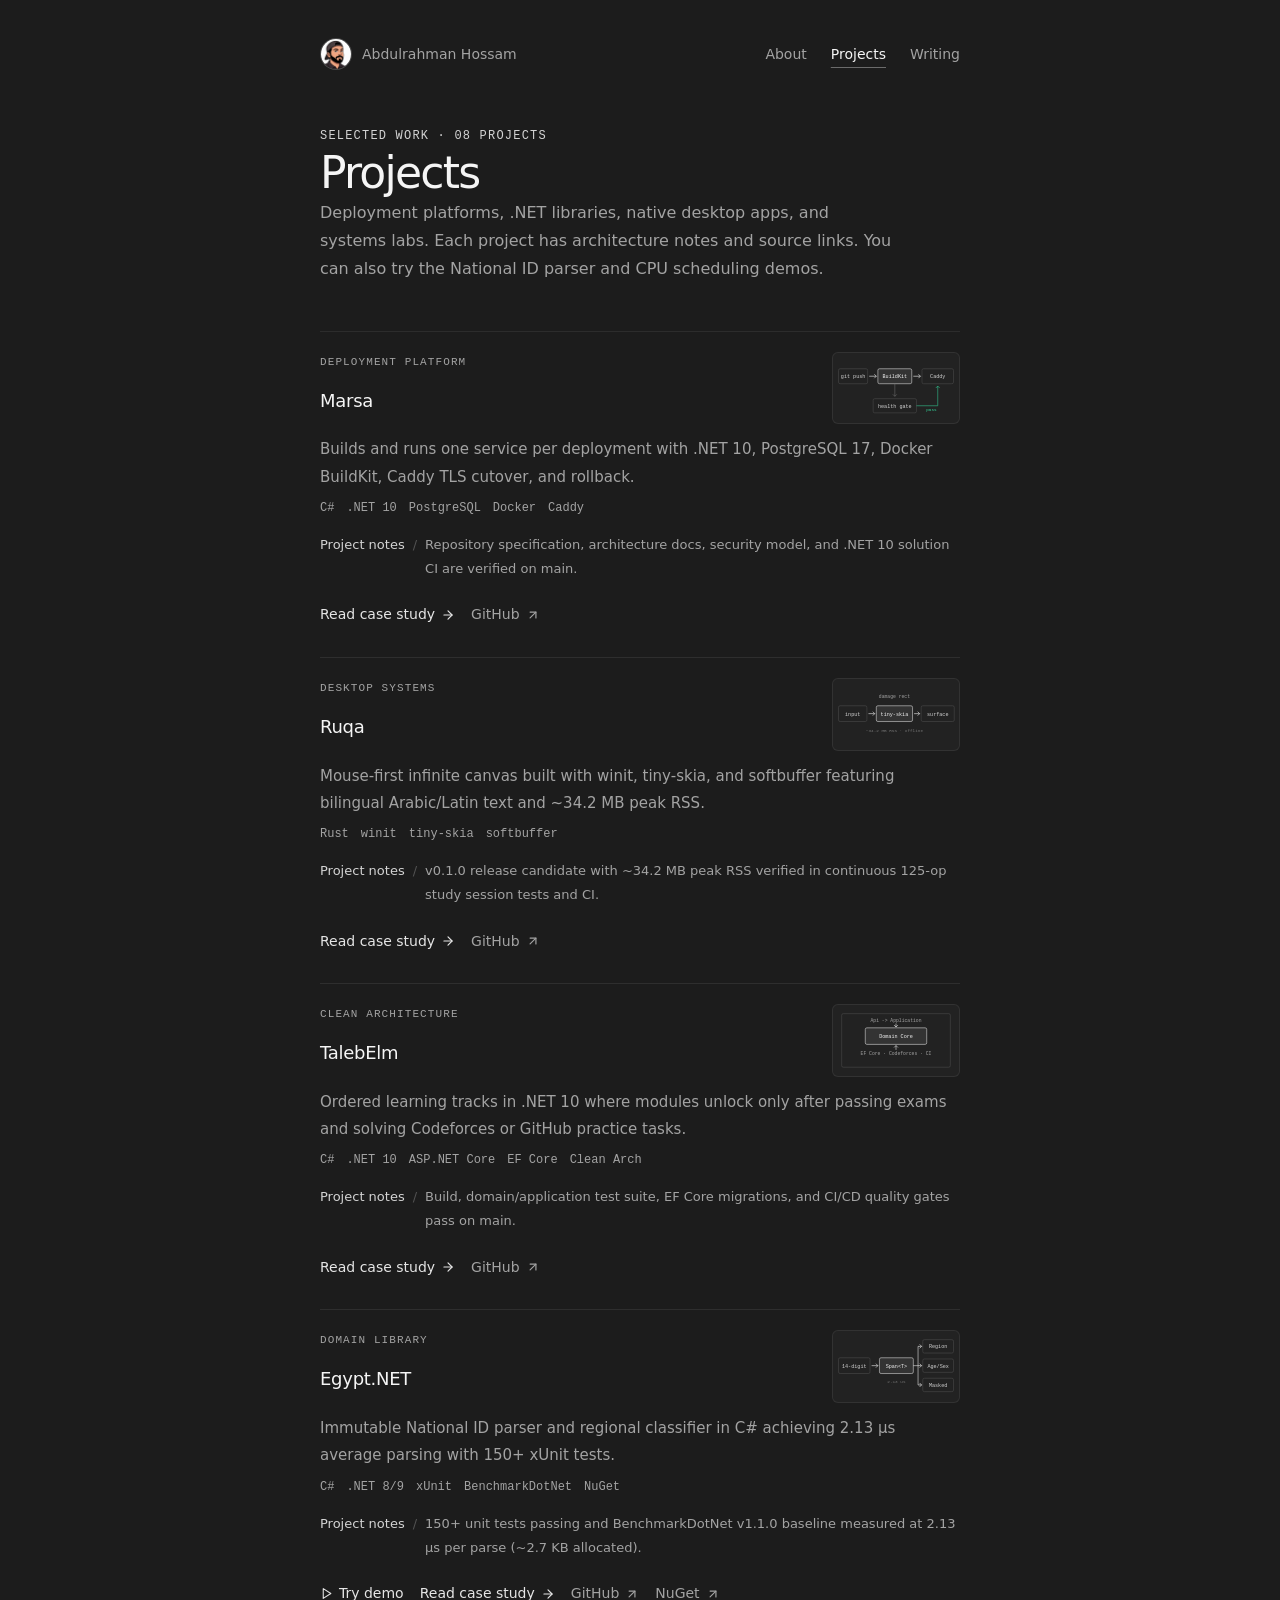
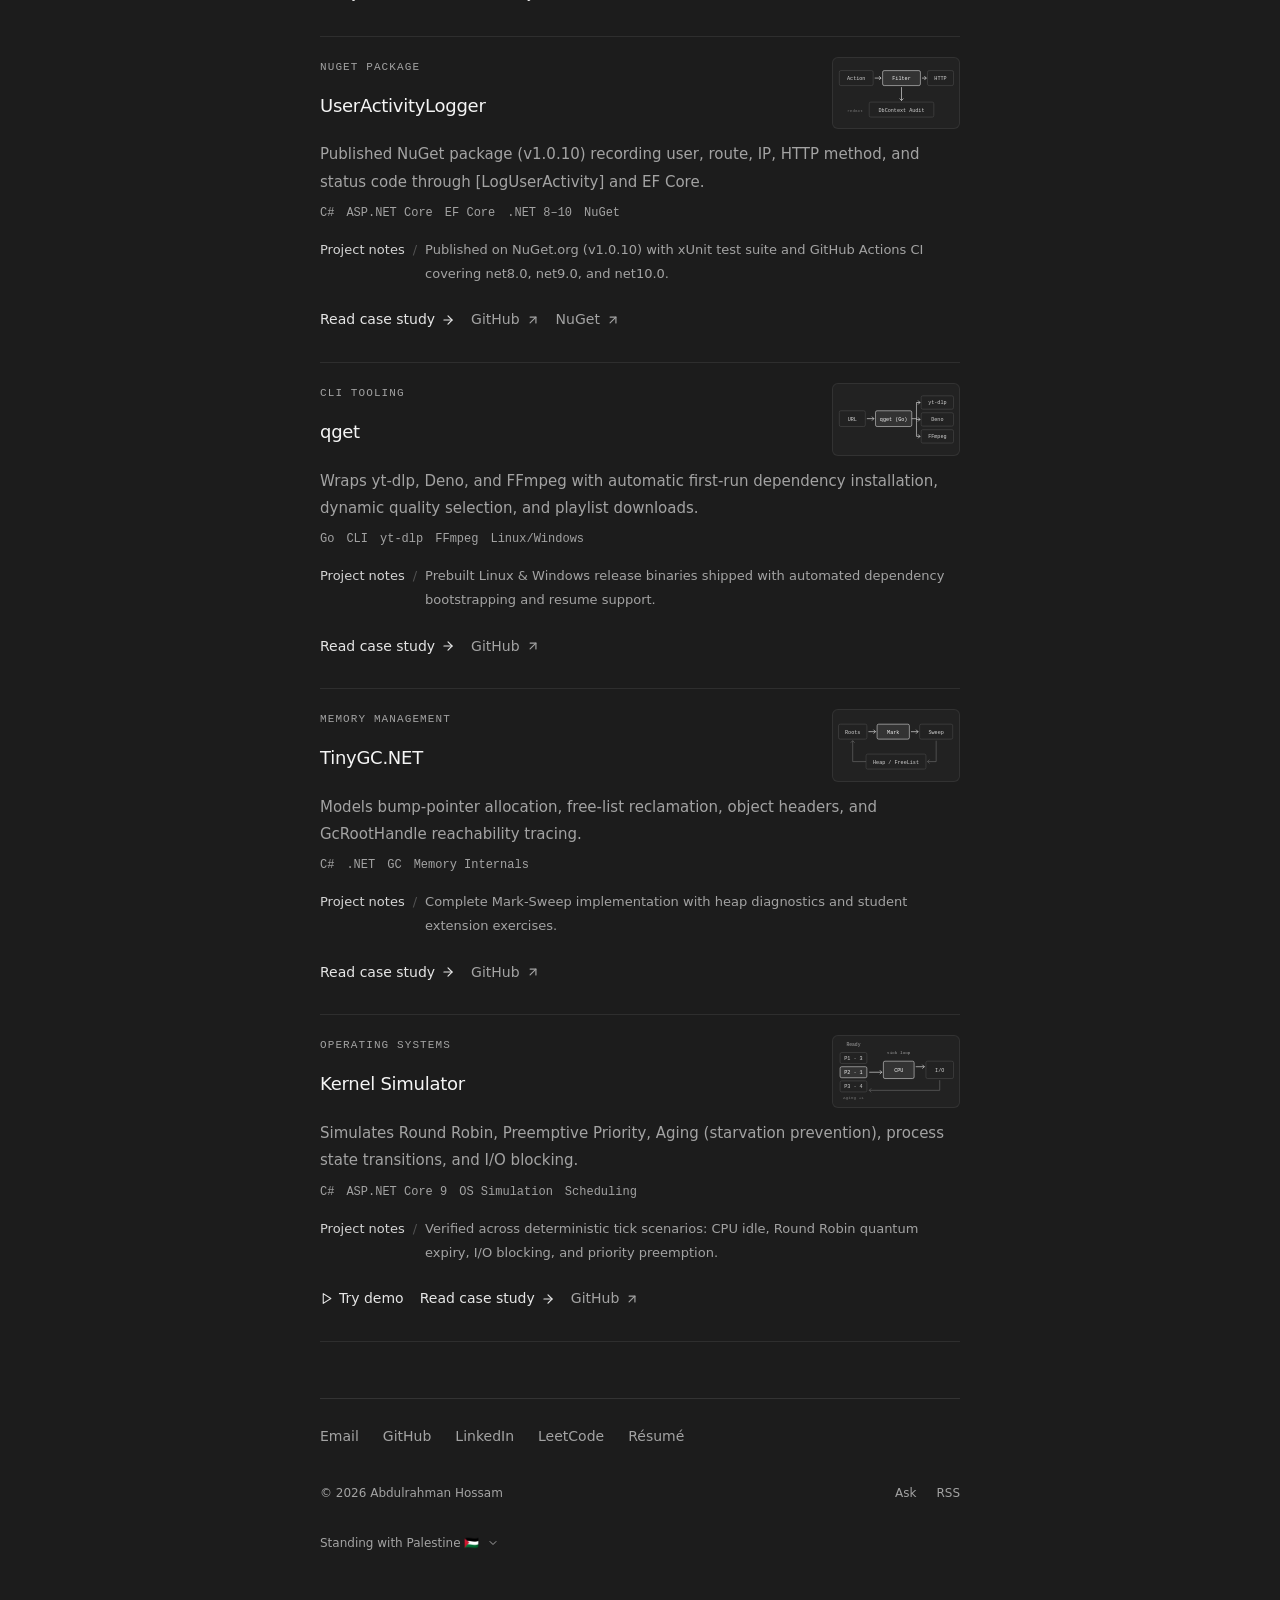
<file: projects.html>
<!DOCTYPE html>
<html lang="en">

<head>
    <meta charset="UTF-8">
    <meta name="viewport" content="width=device-width, initial-scale=1.0">
    <!-- TODO(security): GitHub Pages static hosting does not support custom HTTP headers (X-Frame-Options / frame-ancestors); enforced meta CSP for script-src/object-src/base-uri. -->
    <meta http-equiv="Content-Security-Policy"
        content="default-src 'self'; script-src 'self'; style-src 'self' https://fonts.googleapis.com; font-src https://fonts.gstatic.com; img-src 'self' data:; object-src 'none'; base-uri 'self'; form-action 'self' mailto:;">
    <meta name="referrer" content="strict-origin-when-cross-origin">
    <meta name="theme-color" content="#1c1c1c">
    <meta name="color-scheme" content="dark">
    <meta name="description"
        content="Selected projects by Abdulrahman Hossam — deployment platforms, Rust desktop apps, .NET libraries, and OS simulators.">
    <link rel="icon"
        href="data:image/svg+xml,<svg xmlns='http://www.w3.org/2000/svg' viewBox='0 0 100 100'><rect fill='%231c1c1c' width='100' height='100' rx='16'/><text x='50' y='64' font-family='monospace' font-size='42' font-weight='600' fill='%23f5f5f5' text-anchor='middle'>AH</text></svg>"
        type="image/svg+xml">
    <title>Projects — Abdulrahman Hossam</title>

    <link rel="preconnect" href="https://fonts.googleapis.com">
    <link rel="preconnect" href="https://fonts.gstatic.com" crossorigin>
    <link rel="stylesheet"
        href="https://fonts.googleapis.com/css2?family=Geist:wght@400;500;600&family=Geist+Mono:wght@400;500&display=swap">
    <link rel="stylesheet" href="css/style.css">
</head>

<body>
    <a href="#main-content" class="skip-link">Skip to content</a>

    <div class="site-shell">
        <header class="site-header">
            <a href="index.html" class="brand-link" aria-label="Abdulrahman Hossam, home">
                <img src="images/avatar.jpg" alt="" width="32" height="32" class="brand-avatar">
                <span class="brand-handle">Abdulrahman Hossam</span>
            </a>
            <nav class="site-nav" aria-label="Main navigation">
                <a href="about.html" class="nav-item">About</a>
                <a href="projects.html" class="nav-item is-active" aria-current="page">Projects</a>
                <a href="blog.html" class="nav-item">Writing</a>
            </nav>
        </header>

        <main id="main-content" class="stack-lg">
            <section aria-labelledby="projects-heading">
                <p id="projects-count-label" class="section-heading">SELECTED WORK · 08 PROJECTS</p>
                <h1 id="projects-heading" class="page-title" style="margin-top: 0.5rem;">Projects</h1>
                <p class="page-description" style="margin-top: 1rem;">
                    Deployment platforms, .NET libraries, native desktop apps, and systems labs. Each project has
                    architecture notes and source links. You can also try the National ID parser and CPU scheduling
                    demos.
                </p>
            </section>

            <section aria-label="Project list">
                <ul id="projects-list" class="projects-list"></ul>
            </section>
        </main>

        <footer class="site-footer">
            <nav id="connect" class="footer-links" aria-label="Contact links">
                <a href="mailto:ahossam.tech@gmail.com" class="text-link">Email</a>
                <a href="https://github.com/abdulrahmanhossam" target="_blank" rel="noopener noreferrer"
                    class="text-link">GitHub</a>
                <a href="https://www.linkedin.com/in/abdulrahman-hossam-0ba758285/" target="_blank"
                    rel="noopener noreferrer" class="text-link">LinkedIn</a>
                <a href="https://leetcode.com/u/abdulrhman7ossam2002/" target="_blank" rel="noopener noreferrer"
                    class="text-link">LeetCode</a>
                <a href="pdfs/Abdulrahman_Hossam_CV.pdf" target="_blank" rel="noopener noreferrer"
                    class="text-link">Résumé</a>
            </nav>
            <div class="footer-bottom">
                <p class="footer-copy">© 2026 Abdulrahman Hossam</p>
                <nav class="footer-more" aria-label="More links">
                    <a href="ask.html" class="text-link">Ask</a>
                    <a href="rss.xml" class="text-link" aria-label="Subscribe via RSS">RSS</a>
                </nav>
            </div>
            <details class="palestine-details">
                <summary class="palestine-summary">
                    <span>Standing with Palestine 🇵🇸</span>
                    <svg class="palestine-chevron" viewBox="0 0 24 24" fill="none" stroke="currentColor"
                        stroke-width="2" stroke-linecap="round" stroke-linejoin="round" aria-hidden="true">
                        <path d="m6 9 6 6 6-6"></path>
                    </svg>
                </summary>
                <div class="palestine-body">
                    <p style="color: var(--text);">Supporting justice, human rights, and the dignity of all people.</p>
                    <p>Technology should empower communities and promote peace worldwide.</p>
                </div>
            </details>
        </footer>
    </div>

    <script src="js/data.js"></script>
    <script src="js/diagrams.js"></script>
    <script src="js/site.js"></script>
</body>

</html>
</file>
<file: css/style.css>
/* ==========================================================================
   Abdulrahman Hossam — Minimal Dark Engineering Portfolio
   Palette & typographic rhythm inspired by momostafa.tech
   ========================================================================== */

:root {
    color-scheme: dark;
    --bg: #1c1c1c;
    --card: #222222;
    --muted: #262626;
    --border: rgba(255, 255, 255, 0.10);
    --border-subtle: rgba(255, 255, 255, 0.07);
    --border-strong: rgba(255, 255, 255, 0.18);
    --primary: #f5f5f5;
    --text-strong: #f5f5f5;
    --text-item: #e5e5e5;
    --text: #d4d4d4;
    --text-muted: #a3a3a3;
    --text-subtle: #737373;
    --ring: #d4d4d4;
    --accent-green: #34d399;
    --accent-amber: #fbbf24;
    --accent-sky: #38bdf8;
    --accent-rose: #fb7185;
    --font-sans: 'Geist', ui-sans-serif, system-ui, -apple-system, BlinkMacSystemFont, 'Segoe UI', sans-serif;
    --font-mono: 'Geist Mono', ui-monospace, SFMono-Regular, Menlo, Monaco, Consolas, monospace;
}

*,
*::before,
*::after {
    box-sizing: border-box;
    border: 0 solid var(--border);
    margin: 0;
    padding: 0;
}

html {
    background-color: var(--bg);
    color: var(--text);
    font-family: var(--font-sans);
    line-height: 1.5;
    -webkit-text-size-adjust: 100%;
    scroll-behavior: smooth;
}

body {
    min-height: 100vh;
    background-color: var(--bg);
    color: var(--text);
    font-family: var(--font-sans);
    -webkit-font-smoothing: antialiased;
    -moz-osx-font-smoothing: grayscale;
    display: flex;
    flex-direction: column;
}

::selection {
    background: var(--primary);
    color: var(--bg);
}

a {
    color: inherit;
    text-decoration: none;
}

button,
input,
textarea,
select {
    font: inherit;
    color: inherit;
    background: transparent;
}

[tabindex]:focus-visible,
a:focus-visible,
button:focus-visible,
input:focus-visible,
textarea:focus-visible,
select:focus-visible,
summary:focus-visible {
    outline: 2px solid var(--ring);
    outline-offset: 4px;
    border-radius: 4px;
}

/* Skip link */
.skip-link {
    position: absolute;
    left: -9999px;
    top: 1rem;
    z-index: 100;
    background: var(--primary);
    color: var(--bg);
    padding: 0.5rem 0.875rem;
    border-radius: 6px;
    font-size: 0.875rem;
    font-weight: 500;
}

.skip-link:focus {
    left: 1rem;
}

/* ==========================================================================
   Layout Shell
   ========================================================================== */

.site-shell {
    position: relative;
    width: 100%;
    max-width: 44rem;
    margin: 0 auto;
    padding: 1.5rem 1.5rem 2rem;
    display: flex;
    flex: 1;
    flex-direction: column;
}

@media (min-width: 640px) {
    .site-shell {
        padding: 2rem 2rem 2.5rem;
    }
}

.site-shell.has-article {
    max-width: 48rem;
}

@media (min-width: 1120px) {
    .site-shell.has-article {
        max-width: 66rem;
    }
}

main {
    flex: 1;
}

/* ==========================================================================
   Header & Navigation
   ========================================================================== */

.site-header {
    margin-bottom: 2.5rem;
    display: flex;
    flex-wrap: wrap;
    align-items: center;
    justify-content: space-between;
    gap: 0.5rem 1.5rem;
}

@media (min-width: 640px) {
    .site-header {
        margin-bottom: 3rem;
    }
}

.site-shell.has-article .site-header {
    margin-bottom: 2rem;
}

.brand-link {
    display: inline-flex;
    min-height: 2.75rem;
    align-items: center;
    gap: 0.625rem;
    border-radius: 4px;
}

.brand-avatar {
    width: 32px;
    height: 32px;
    border-radius: 9999px;
    object-fit: cover;
    border: 1px solid rgba(255, 255, 255, 0.14);
    background: #2a2a2a;
    flex-shrink: 0;
}

.brand-handle {
    display: none;
    font-size: 0.875rem;
    color: var(--text-muted);
    transition: color 0.15s ease;
}

@media (min-width: 420px) {
    .brand-handle {
        display: inline;
    }
}

.brand-link:hover .brand-handle {
    color: var(--text-strong);
}

.site-nav {
    display: flex;
    align-items: center;
    gap: 1rem;
}

@media (min-width: 640px) {
    .site-nav {
        gap: 1.5rem;
    }
}

.nav-item {
    display: inline-flex;
    min-height: 2.75rem;
    align-items: center;
    font-size: 0.875rem;
    color: var(--text-muted);
    text-underline-offset: 8px;
    transition: color 0.15s ease;
}

.nav-item:hover {
    color: var(--primary);
}

.nav-item.is-active {
    color: var(--text-strong);
    text-decoration: underline;
    text-decoration-color: rgba(255, 255, 255, 0.35);
}

/* ==========================================================================
   Typography & Links
   ========================================================================== */

.home-title,
.section-page-title {
    font-size: 1.75rem;
    line-height: 2.25rem;
    font-weight: 500;
    letter-spacing: -0.025em;
    color: var(--text-strong);
}

.page-title {
    font-size: 2rem;
    line-height: 1.15;
    font-weight: 500;
    letter-spacing: -0.04em;
    color: var(--text-strong);
    text-wrap: balance;
    overflow-wrap: anywhere;
}

@media (min-width: 640px) {
    .page-title {
        font-size: 2.75rem;
    }
}

.page-description {
    max-width: 36rem;
    font-size: 1rem;
    line-height: 1.75rem;
    color: var(--text-muted);
}

.lead-copy {
    font-size: 1rem;
    line-height: 1.75rem;
    color: var(--text);
}

.body-copy {
    font-size: 0.9375rem;
    line-height: 1.75rem;
    color: var(--text-muted);
}

.section-heading {
    font-family: var(--font-mono);
    font-size: 0.75rem;
    line-height: 1.5rem;
    font-weight: 400;
    letter-spacing: 0.1em;
    text-transform: uppercase;
    color: var(--text);
}

.item-title {
    font-size: 1rem;
    line-height: 1.75rem;
    font-weight: 500;
    letter-spacing: -0.015em;
    color: var(--text-item);
}

.meta-text {
    font-family: var(--font-mono);
    font-size: 0.75rem;
    line-height: 1.5rem;
    color: var(--text-muted);
}

.inline-link {
    color: var(--text-item);
    text-decoration: underline;
    text-decoration-color: #404040;
    text-underline-offset: 4px;
    transition: color 0.15s ease, text-decoration-color 0.15s ease;
}

.inline-link:hover {
    color: var(--primary);
    text-decoration-color: rgba(245, 245, 245, 0.6);
}

.text-link {
    display: inline-flex;
    min-height: 2.75rem;
    align-items: center;
    gap: 0.375rem;
    font-size: 0.875rem;
    color: var(--text-muted);
    transition: color 0.15s ease;
    cursor: pointer;
}

.text-link:hover {
    color: var(--primary);
}

.text-link.is-bright {
    color: var(--text-item);
}

.text-link.is-bright:hover {
    color: #ffffff;
}

.tabular-nums {
    font-variant-numeric: tabular-nums;
}

.stack-sm > * + * {
    margin-top: 0.75rem;
}

.stack-md > * + * {
    margin-top: 1.5rem;
}

.stack-lg > * + * {
    margin-top: 2.5rem;
}

@media (min-width: 640px) {
    .stack-lg > * + * {
        margin-top: 3rem;
    }
}

.stack-xl > * + * {
    margin-top: 3rem;
}

@media (min-width: 640px) {
    .stack-xl > * + * {
        margin-top: 3.5rem;
    }
}

/* ==========================================================================
   Home Page Writing / Case Study Feed
   ========================================================================== */

.feed-list {
    margin-top: 0.75rem;
    list-style: none;
}

.feed-row {
    display: grid;
    min-height: 2.75rem;
    grid-template-columns: 4.75rem minmax(0, 1fr);
    align-items: baseline;
    gap: 0.75rem;
    padding: 0.5rem 0;
    line-height: 1.75rem;
    border-radius: 4px;
}

@media (min-width: 640px) {
    .feed-row {
        grid-template-columns: 5.5rem minmax(0, 1fr);
    }
}

.feed-label {
    font-size: 0.875rem;
    color: var(--text-muted);
    white-space: nowrap;
}

.feed-title-wrap {
    font-size: 1rem;
    color: var(--text-item);
}

.feed-title {
    text-decoration-color: #737373;
    text-underline-offset: 4px;
}

.feed-row:hover .feed-title {
    text-decoration: underline;
    color: #ffffff;
}

.feed-subtitle {
    color: var(--text-muted);
}

/* ==========================================================================
   About Page — Experience & Sub-projects
   ========================================================================== */

.section-subheading {
    font-size: 1rem;
    font-weight: 500;
    color: var(--text-strong);
}

.experience-list {
    margin-top: 1.5rem;
    list-style: none;
}

.experience-item + .experience-item {
    margin-top: 2.5rem;
}

.experience-header {
    display: flex;
    flex-direction: column;
    gap: 0.25rem;
}

@media (min-width: 640px) {
    .experience-header {
        flex-direction: row;
        align-items: baseline;
        justify-content: space-between;
        gap: 1rem;
    }
}

.experience-org {
    font-size: 1rem;
    font-weight: 500;
    color: var(--text-strong);
}

.experience-date {
    font-size: 0.875rem;
    line-height: 1.5rem;
    color: var(--text-muted);
    white-space: nowrap;
}

.experience-role {
    margin-top: 0.25rem;
    font-size: 1rem;
    line-height: 1.75rem;
    color: var(--text);
}

.experience-summary {
    margin-top: 0.5rem;
    font-size: 1rem;
    line-height: 1.75rem;
    color: var(--text-muted);
}

.subproject-list {
    margin-top: 1rem;
    display: flex;
    flex-direction: column;
    gap: 1rem;
}

.subproject-list dt {
    font-size: 0.875rem;
    font-weight: 500;
    color: var(--text);
}

.subproject-list dd {
    margin-top: 0.25rem;
    font-size: 0.9375rem;
    line-height: 1.7rem;
    color: var(--text-muted);
}

/* ==========================================================================
   Projects Page
   ========================================================================== */

.projects-list {
    list-style: none;
    border-top: 1px solid var(--border-subtle);
}

.project-row {
    border-bottom: 1px solid rgba(255, 255, 255, 0.08);
    padding: 1.25rem 0;
}

.project-row-grid {
    display: grid;
    grid-template-columns: minmax(0, 1fr) 7rem;
    align-items: start;
    gap: 0 0.75rem;
}

@media (min-width: 640px) {
    .project-row-grid {
        grid-template-columns: minmax(0, 1fr) 8rem;
        gap: 0 1.25rem;
    }
}

.project-row-category {
    grid-column: 1;
    grid-row: 1;
    font-family: var(--font-mono);
    font-size: 0.6875rem;
    line-height: 1.25rem;
    letter-spacing: 0.1em;
    text-transform: uppercase;
    color: var(--text-muted);
}

.project-row-title {
    grid-column: 1;
    grid-row: 2;
    margin-top: 0.25rem;
    font-size: 1.125rem;
    font-weight: 500;
    letter-spacing: -0.015em;
    color: var(--text-strong);
}

.project-row-title a:hover {
    color: #ffffff;
}

.project-row-desc {
    grid-column: 1 / span 2;
    grid-row: 3;
    margin-top: 0.75rem;
    font-size: 0.9375rem;
    line-height: 1.7rem;
    color: var(--text-muted);
}

.project-row-tags {
    grid-column: 1 / span 2;
    grid-row: 4;
    margin-top: 0.5rem;
    list-style: none;
    display: flex;
    flex-wrap: wrap;
    gap: 0.25rem 0.75rem;
    font-family: var(--font-mono);
    font-size: 0.75rem;
    color: var(--text-muted);
}

.project-row-diagram {
    grid-column: 2;
    grid-row: 1 / span 2;
    align-self: center;
    width: 100%;
    height: auto;
    display: block;
    background: var(--card);
    border-radius: 6px;
    border: 1px solid var(--border-subtle);
    font-family: var(--font-mono);
}

.project-notes-link {
    display: inline-flex;
    align-items: baseline;
    gap: 0.5rem;
    margin-top: 0.75rem;
    padding: 0.25rem 0;
    font-size: 0.8125rem;
    line-height: 1.5rem;
    color: var(--text-muted);
    transition: color 0.15s ease;
}

.project-notes-link:hover {
    color: var(--text-item);
}

.project-notes-label {
    flex-shrink: 0;
    font-weight: 500;
    color: var(--text);
}

.project-notes-sep {
    color: #525252;
}

.project-actions {
    margin-top: 0.5rem;
    display: flex;
    flex-wrap: wrap;
    align-items: center;
    gap: 0.25rem 1rem;
}

/* ==========================================================================
   Project Case Study Page
   ========================================================================== */

.case-notes-banner {
    margin-top: 1.25rem;
    display: flex;
    align-items: flex-start;
    justify-content: space-between;
    gap: 0.75rem;
    border-radius: 6px;
    border: 1px solid var(--border-subtle);
    background: rgba(255, 255, 255, 0.02);
    padding: 0.75rem 1rem;
    font-size: 0.75rem;
    line-height: 1.5rem;
    color: var(--text);
    transition: border-color 0.15s ease, color 0.15s ease;
}

.case-notes-banner:hover {
    border-color: rgba(255, 255, 255, 0.2);
    color: #ffffff;
}

.case-notes-tag {
    margin-right: 0.5rem;
    font-family: var(--font-mono);
    font-size: 0.625rem;
    letter-spacing: 0.05em;
    text-transform: uppercase;
    color: var(--text-muted);
}

.diagram-feature {
    display: block;
    width: 100%;
    max-width: 28rem;
    height: auto;
    margin: 0 auto 1.5rem;
    font-family: var(--font-mono);
}

.steps-grid {
    display: grid;
    grid-template-columns: 1fr;
    gap: 0.75rem;
    margin-bottom: 1.25rem;
}

@media (min-width: 640px) {
    .steps-grid {
        grid-template-columns: repeat(2, minmax(0, 1fr));
    }
}

.step-card {
    border-radius: 6px;
    border: 1px solid rgba(255, 255, 255, 0.08);
    background: rgba(255, 255, 255, 0.02);
    padding: 1rem;
}

.step-num {
    font-family: var(--font-mono);
    font-size: 0.6875rem;
    color: var(--text-subtle);
    margin-bottom: 0.35rem;
}

.step-title {
    font-size: 0.9375rem;
    font-weight: 500;
    color: var(--text-item);
    margin-bottom: 0.25rem;
}

.step-desc {
    font-size: 0.8125rem;
    line-height: 1.45rem;
    color: var(--text-muted);
}

.decisions-list {
    display: flex;
    flex-direction: column;
    gap: 1.5rem;
}

.code-terminal {
    margin-top: 1rem;
    border-radius: 6px;
    border: 1px solid rgba(255, 255, 255, 0.08);
    background: #161616;
    padding: 1rem 1.25rem;
    overflow-x: auto;
    font-family: var(--font-mono);
    font-size: 0.8125rem;
    line-height: 1.7;
    color: #e5e5e5;
}

.ref-links {
    margin-top: 1rem;
    list-style: none;
    display: flex;
    flex-wrap: wrap;
    gap: 0.25rem 1.25rem;
}

/* ==========================================================================
   Writing / Blog Index
   ========================================================================== */

.articles-list {
    margin-top: 2rem;
    list-style: none;
    border-top: 1px solid var(--border);
    border-bottom: 1px solid var(--border);
}

.articles-list > li + li {
    border-top: 1px solid var(--border);
}

.article-list-link {
    display: grid;
    gap: 0.5rem;
    padding: 1.5rem 0;
    border-radius: 4px;
}

@media (min-width: 640px) {
    .article-list-link {
        grid-template-columns: 5.5rem minmax(0, 1fr);
        gap: 0 1.5rem;
        padding: 1.75rem 0;
    }
}

.article-list-meta {
    display: flex;
    flex-wrap: wrap;
    align-items: center;
    gap: 0.25rem 0.5rem;
    font-size: 0.8125rem;
    line-height: 1.5rem;
    color: var(--text-muted);
}

@media (min-width: 640px) {
    .article-list-meta {
        flex-direction: column;
        align-items: flex-start;
        padding-top: 0.125rem;
    }
    .article-list-meta .meta-dot {
        display: none;
    }
}

.article-list-title {
    font-size: 1.125rem;
    line-height: 1.75rem;
    font-weight: 500;
    letter-spacing: -0.015em;
    color: var(--text-strong);
    text-decoration-color: #737373;
    text-underline-offset: 4px;
}

.article-list-link:hover .article-list-title {
    text-decoration: underline;
    color: #ffffff;
}

.article-list-desc {
    margin-top: 0.5rem;
    font-size: 0.9375rem;
    line-height: 1.75rem;
    color: var(--text-muted);
}

.utility-links {
    margin-top: 1.5rem;
    display: flex;
    flex-wrap: wrap;
    gap: 0.5rem 1.5rem;
}

/* ==========================================================================
   Article Reader & Sticky TOC
   ========================================================================== */

.blog-post {
    min-width: 0;
}

@media (min-width: 1120px) {
    .blog-post {
        display: grid;
        grid-template-columns: minmax(0, 1fr) 14rem;
        column-gap: 4rem;
    }
}

.blog-reading-column {
    grid-column: 1;
    min-width: 0;
}

.blog-contents {
    margin-top: 1.5rem;
}

@media (min-width: 1120px) {
    .blog-contents {
        grid-column: 2;
        grid-row: 1 / span 2;
        align-self: start;
        position: sticky;
        top: 2rem;
        margin-top: 0;
        padding-top: 0.75rem;
    }
}

.blog-toc-mobile {
    border-top: 1px solid var(--border-subtle);
    border-bottom: 1px solid var(--border-subtle);
}

.blog-toc-desktop {
    display: none;
}

@media (min-width: 1120px) {
    .blog-toc-mobile {
        display: none;
    }
    .blog-toc-desktop {
        display: block;
    }
}

.blog-toc-scroll {
    max-height: calc(100dvh - 11rem);
    overflow-y: auto;
    overscroll-behavior: contain;
}

.toc-heading {
    font-family: var(--font-mono);
    font-size: 0.6875rem;
    letter-spacing: 0.1em;
    text-transform: uppercase;
    color: var(--text-muted);
    margin-bottom: 0.75rem;
}

.toc-list {
    list-style: none;
    display: flex;
    flex-direction: column;
    gap: 0.25rem;
}

.toc-link {
    display: block;
    padding: 0.35rem 0.5rem;
    border-radius: 4px;
    font-size: 0.8125rem;
    line-height: 1.4;
    color: var(--text-muted);
    transition: color 0.15s ease, background-color 0.15s ease;
}

.toc-link:hover {
    color: var(--text-strong);
    background: rgba(255, 255, 255, 0.04);
}

.toc-link.is-active {
    color: var(--text-strong);
    background: rgba(255, 255, 255, 0.07);
}

.toc-sublist {
    list-style: none;
    margin: 0.25rem 0 0.25rem 0.65rem;
    padding-left: 0.65rem;
    border-left: 1px solid var(--border);
    display: flex;
    flex-direction: column;
    gap: 0.15rem;
}

.article-toolbar {
    margin-top: 1.5rem;
    border-top: 1px solid var(--border-subtle);
    border-bottom: 1px solid var(--border-subtle);
    padding: 0.75rem 0;
    display: flex;
    flex-wrap: wrap;
    align-items: center;
    justify-content: space-between;
    gap: 0.75rem;
}

.text-size-group {
    display: flex;
    align-items: center;
    gap: 0.5rem;
}

.icon-btn {
    display: inline-flex;
    align-items: center;
    justify-content: center;
    min-width: 2rem;
    min-height: 2rem;
    padding: 0 0.45rem;
    border-radius: 6px;
    border: 1px solid transparent;
    color: var(--text-muted);
    cursor: pointer;
    transition: background-color 0.15s ease, color 0.15s ease, border-color 0.15s ease;
}

.icon-btn:hover {
    background: rgba(255, 255, 255, 0.05);
    color: var(--text-strong);
}

.icon-btn.is-active {
    border-color: var(--border);
    background: rgba(255, 255, 255, 0.08);
    color: var(--text-strong);
}

/* Prose */
.blog-prose {
    --blog-body-size: 1.0625rem;
    --blog-code-size: 0.875rem;
    --blog-text-size: 100;
    margin-top: 2rem;
    font-size: calc(var(--blog-body-size) * var(--blog-text-size) / 100);
    line-height: 1.8;
    color: var(--text);
    overflow-wrap: anywhere;
}

@media (min-width: 640px) {
    .blog-prose {
        --blog-body-size: 1.0625rem;
        --blog-code-size: 0.9rem;
    }
}

.blog-prose > :first-child {
    margin-top: 0;
}

.blog-prose h1 {
    display: none; /* Rendered in article header */
}

.blog-prose h2 {
    margin-top: 2.5rem;
    margin-bottom: 1rem;
    font-size: 1.35em;
    line-height: 1.3;
    font-weight: 500;
    letter-spacing: -0.02em;
    color: var(--text-strong);
    scroll-margin-top: 1.5rem;
}

.blog-prose h3 {
    margin-top: 1.75rem;
    margin-bottom: 0.75rem;
    font-size: 1.125em;
    line-height: 1.4;
    font-weight: 500;
    color: var(--text-item);
    scroll-margin-top: 1.5rem;
}

.blog-prose p {
    margin-bottom: 1.25rem;
    color: var(--text);
}

.blog-prose strong {
    color: var(--text-strong);
    font-weight: 500;
}

.blog-prose a {
    color: var(--text-strong);
    text-decoration: underline;
    text-decoration-color: #525252;
    text-underline-offset: 4px;
}

.blog-prose a:hover {
    text-decoration-color: var(--primary);
}

.blog-prose ul,
.blog-prose ol {
    margin-bottom: 1.25rem;
    padding-left: 1.4rem;
}

.blog-prose li {
    margin-bottom: 0.45rem;
    color: var(--text);
}

.blog-prose hr {
    border-top: 1px solid var(--border-subtle);
    margin: 2rem 0;
}

.blog-prose blockquote {
    border-left: 2px solid rgba(255, 255, 255, 0.25);
    background: rgba(255, 255, 255, 0.025);
    border-radius: 0 6px 6px 0;
    padding: 0.85rem 1.15rem;
    margin: 1.5rem 0;
    color: var(--text);
}

.blog-prose blockquote p:last-child {
    margin-bottom: 0;
}

.blog-prose code {
    font-family: var(--font-mono);
    font-size: 0.875em;
    background: rgba(255, 255, 255, 0.06);
    border: 1px solid rgba(255, 255, 255, 0.08);
    border-radius: 4px;
    padding: 0.1em 0.35em;
    color: #e5e5e5;
}

.code-block-wrap {
    position: relative;
    margin: 1.5rem 0;
    border-radius: 8px;
    border: 1px solid rgba(255, 255, 255, 0.09);
    background: #151515;
    overflow: hidden;
}

.code-block-header {
    display: flex;
    align-items: center;
    justify-content: space-between;
    padding: 0.45rem 0.85rem;
    border-bottom: 1px solid rgba(255, 255, 255, 0.06);
    font-family: var(--font-mono);
    font-size: 0.6875rem;
    color: var(--text-subtle);
}

.code-copy-btn {
    font-family: var(--font-mono);
    font-size: 0.6875rem;
    color: var(--text-muted);
    padding: 0.15rem 0.45rem;
    border-radius: 4px;
    cursor: pointer;
}

.code-copy-btn:hover {
    color: var(--text-strong);
    background: rgba(255, 255, 255, 0.06);
}

.blog-prose pre {
    overflow-x: auto;
    padding: 1rem 1.15rem;
    font-family: var(--font-mono);
    font-size: calc(var(--blog-code-size) * var(--blog-text-size) / 100);
    line-height: 1.65;
    color: #e5e5e5;
}

.blog-prose pre code {
    background: none;
    border: 0;
    padding: 0;
    font-size: inherit;
    color: inherit;
}

.blog-prose table {
    width: 100%;
    border-collapse: collapse;
    margin: 1.5rem 0;
    font-size: 0.875rem;
    border: 1px solid var(--border);
}

.blog-prose th,
.blog-prose td {
    border: 1px solid var(--border-subtle);
    padding: 0.65rem 0.85rem;
    text-align: left;
}

.blog-prose th {
    background: var(--card);
    color: var(--text-strong);
    font-weight: 500;
}

/* ==========================================================================
   Dialogs (Search, Saved, Glossary, Reading Paths)
   ========================================================================== */

dialog.site-dialog {
    margin: auto;
    width: 40rem;
    max-width: calc(100vw - 2rem);
    max-height: 85dvh;
    overflow: hidden;
    border-radius: 12px;
    border: 1px solid rgba(255, 255, 255, 0.15);
    background: #161616;
    color: var(--text-strong);
    box-shadow: 0 24px 48px rgba(0, 0, 0, 0.65);
}

dialog.site-dialog::backdrop {
    background: rgba(0, 0, 0, 0.78);
    backdrop-filter: blur(4px);
}

.dialog-inner {
    padding: 1.25rem 1.5rem;
    display: flex;
    flex-direction: column;
    max-height: 85dvh;
}

.dialog-header {
    display: flex;
    align-items: center;
    justify-content: space-between;
    gap: 1rem;
    margin-bottom: 1rem;
}

.dialog-title {
    font-size: 1.05rem;
    font-weight: 500;
    color: var(--text-strong);
}

.field-control {
    width: 100%;
    border-radius: 8px;
    border: 1px solid var(--border-strong);
    background: var(--card);
    padding: 0.625rem 0.875rem;
    font-size: 0.9375rem;
    color: var(--text-strong);
}

.field-control::placeholder {
    color: var(--text-subtle);
}

.dialog-body {
    margin-top: 0.75rem;
    overflow-y: auto;
    overscroll-behavior: contain;
}

.dialog-row {
    display: block;
    padding: 0.85rem 0.5rem;
    border-bottom: 1px solid var(--border-subtle);
    border-radius: 6px;
}

.dialog-row:hover {
    background: rgba(255, 255, 255, 0.04);
}

/* ==========================================================================
   Interactive Demos (Egypt.NET & Kernel Simulator)
   ========================================================================== */

.demo-card {
    border-radius: 8px;
    border: 1px solid var(--border);
    background: var(--card);
    padding: 1.25rem;
}

.demo-controls {
    display: flex;
    flex-wrap: wrap;
    gap: 0.625rem;
    align-items: center;
}

.btn-primary {
    display: inline-flex;
    align-items: center;
    justify-content: center;
    gap: 0.4rem;
    min-height: 2.35rem;
    padding: 0 0.95rem;
    border-radius: 6px;
    background: var(--primary);
    color: var(--bg);
    font-size: 0.8125rem;
    font-weight: 500;
    cursor: pointer;
    transition: opacity 0.15s ease;
}

.btn-primary:hover {
    opacity: 0.88;
}

.btn-secondary {
    display: inline-flex;
    align-items: center;
    justify-content: center;
    gap: 0.4rem;
    min-height: 2.35rem;
    padding: 0 0.85rem;
    border-radius: 6px;
    border: 1px solid var(--border-strong);
    background: rgba(255, 255, 255, 0.03);
    color: var(--text-item);
    font-size: 0.8125rem;
    cursor: pointer;
    transition: background-color 0.15s ease;
}

.btn-secondary:hover {
    background: rgba(255, 255, 255, 0.08);
}

.demo-grid {
    margin-top: 1rem;
    display: grid;
    grid-template-columns: repeat(auto-fill, minmax(11.5rem, 1fr));
    gap: 0.75rem;
}

.demo-stat {
    border-radius: 6px;
    border: 1px solid var(--border-subtle);
    background: #1a1a1a;
    padding: 0.75rem;
}

.demo-stat-label {
    font-family: var(--font-mono);
    font-size: 0.6875rem;
    text-transform: uppercase;
    letter-spacing: 0.06em;
    color: var(--text-muted);
}

.demo-stat-val {
    margin-top: 0.25rem;
    font-size: 0.9375rem;
    font-weight: 500;
    color: var(--text-strong);
}

.demo-error {
    margin-top: 0.75rem;
    font-family: var(--font-mono);
    font-size: 0.8125rem;
    color: var(--accent-rose);
}

.pill {
    display: inline-flex;
    align-items: center;
    border-radius: 9999px;
    padding: 0.1rem 0.5rem;
    font-family: var(--font-mono);
    font-size: 0.6875rem;
    border: 1px solid var(--border);
}

.pill-running {
    color: var(--accent-green);
    border-color: rgba(52, 211, 153, 0.35);
    background: rgba(52, 211, 153, 0.08);
}

.pill-ready {
    color: var(--accent-sky);
    border-color: rgba(56, 189, 248, 0.35);
    background: rgba(56, 189, 248, 0.08);
}

.pill-blocked {
    color: var(--accent-amber);
    border-color: rgba(251, 191, 36, 0.35);
    background: rgba(251, 191, 36, 0.08);
}

.pill-finished {
    color: var(--text-muted);
    border-color: var(--border);
    background: rgba(255, 255, 255, 0.03);
}

.gantt-track {
    margin-top: 0.75rem;
    display: flex;
    flex-wrap: wrap;
    gap: 0.25rem;
}

.gantt-cell {
    min-width: 2.1rem;
    padding: 0.25rem 0.35rem;
    border-radius: 4px;
    border: 1px solid var(--border-subtle);
    background: #1a1a1a;
    text-align: center;
    font-family: var(--font-mono);
    font-size: 0.6875rem;
}

/* ==========================================================================
   Ask / FAQ Page
   ========================================================================== */

.ask-card {
    border-radius: 8px;
    border: 1px solid var(--border-subtle);
    background: var(--card);
    padding: 1.25rem;
}

.faq-item {
    border-bottom: 1px solid var(--border);
}

.faq-item summary {
    cursor: pointer;
    list-style: none;
    padding: 1.35rem 0;
    display: flex;
    align-items: flex-start;
    justify-content: space-between;
    gap: 1.25rem;
    font-size: 1rem;
    font-weight: 500;
    color: var(--text-item);
}

.faq-item summary::-webkit-details-marker {
    display: none;
}

.faq-item summary:hover {
    color: #ffffff;
}

.faq-answer {
    padding-bottom: 1.35rem;
    font-size: 0.9375rem;
    line-height: 1.7rem;
    color: var(--text-muted);
}

/* ==========================================================================
   Footer
   ========================================================================== */

.site-footer {
    margin-top: 3rem;
    border-top: 1px solid var(--border);
    padding-top: 1rem;
}

@media (min-width: 640px) {
    .site-footer {
        margin-top: 3.5rem;
    }
}

.footer-links {
    display: flex;
    flex-wrap: wrap;
    align-items: center;
    gap: 0 1.5rem;
}

.footer-bottom {
    margin-top: 0.75rem;
    display: flex;
    flex-wrap: wrap;
    align-items: center;
    justify-content: space-between;
    gap: 0.5rem 1rem;
}

.footer-copy {
    font-size: 0.75rem;
    color: var(--text-muted);
}

.footer-more {
    display: flex;
    align-items: center;
    gap: 1.25rem;
}

.footer-more .text-link {
    font-size: 0.75rem;
}

.palestine-details {
    margin-top: 0.5rem;
}

.palestine-summary {
    display: inline-flex;
    min-height: 2.5rem;
    cursor: pointer;
    list-style: none;
    align-items: center;
    gap: 0.5rem;
    font-size: 0.75rem;
    color: var(--text-muted);
    transition: color 0.15s ease;
}

.palestine-summary::-webkit-details-marker {
    display: none;
}

.palestine-summary:hover {
    color: var(--text-strong);
}

.palestine-chevron {
    width: 12px;
    height: 12px;
    transition: transform 0.15s ease;
}

.palestine-details[open] .palestine-chevron {
    transform: rotate(180deg);
}

.palestine-body {
    max-width: 28rem;
    padding: 0.25rem 0 0.75rem;
    font-size: 0.75rem;
    line-height: 1.5rem;
    color: var(--text-muted);
}

.palestine-body p + p {
    margin-top: 0.5rem;
}

.sr-only {
    position: absolute;
    width: 1px;
    height: 1px;
    padding: 0;
    margin: -1px;
    overflow: hidden;
    clip: rect(0, 0, 0, 0);
    white-space: nowrap;
    border-width: 0;
}
</file>
